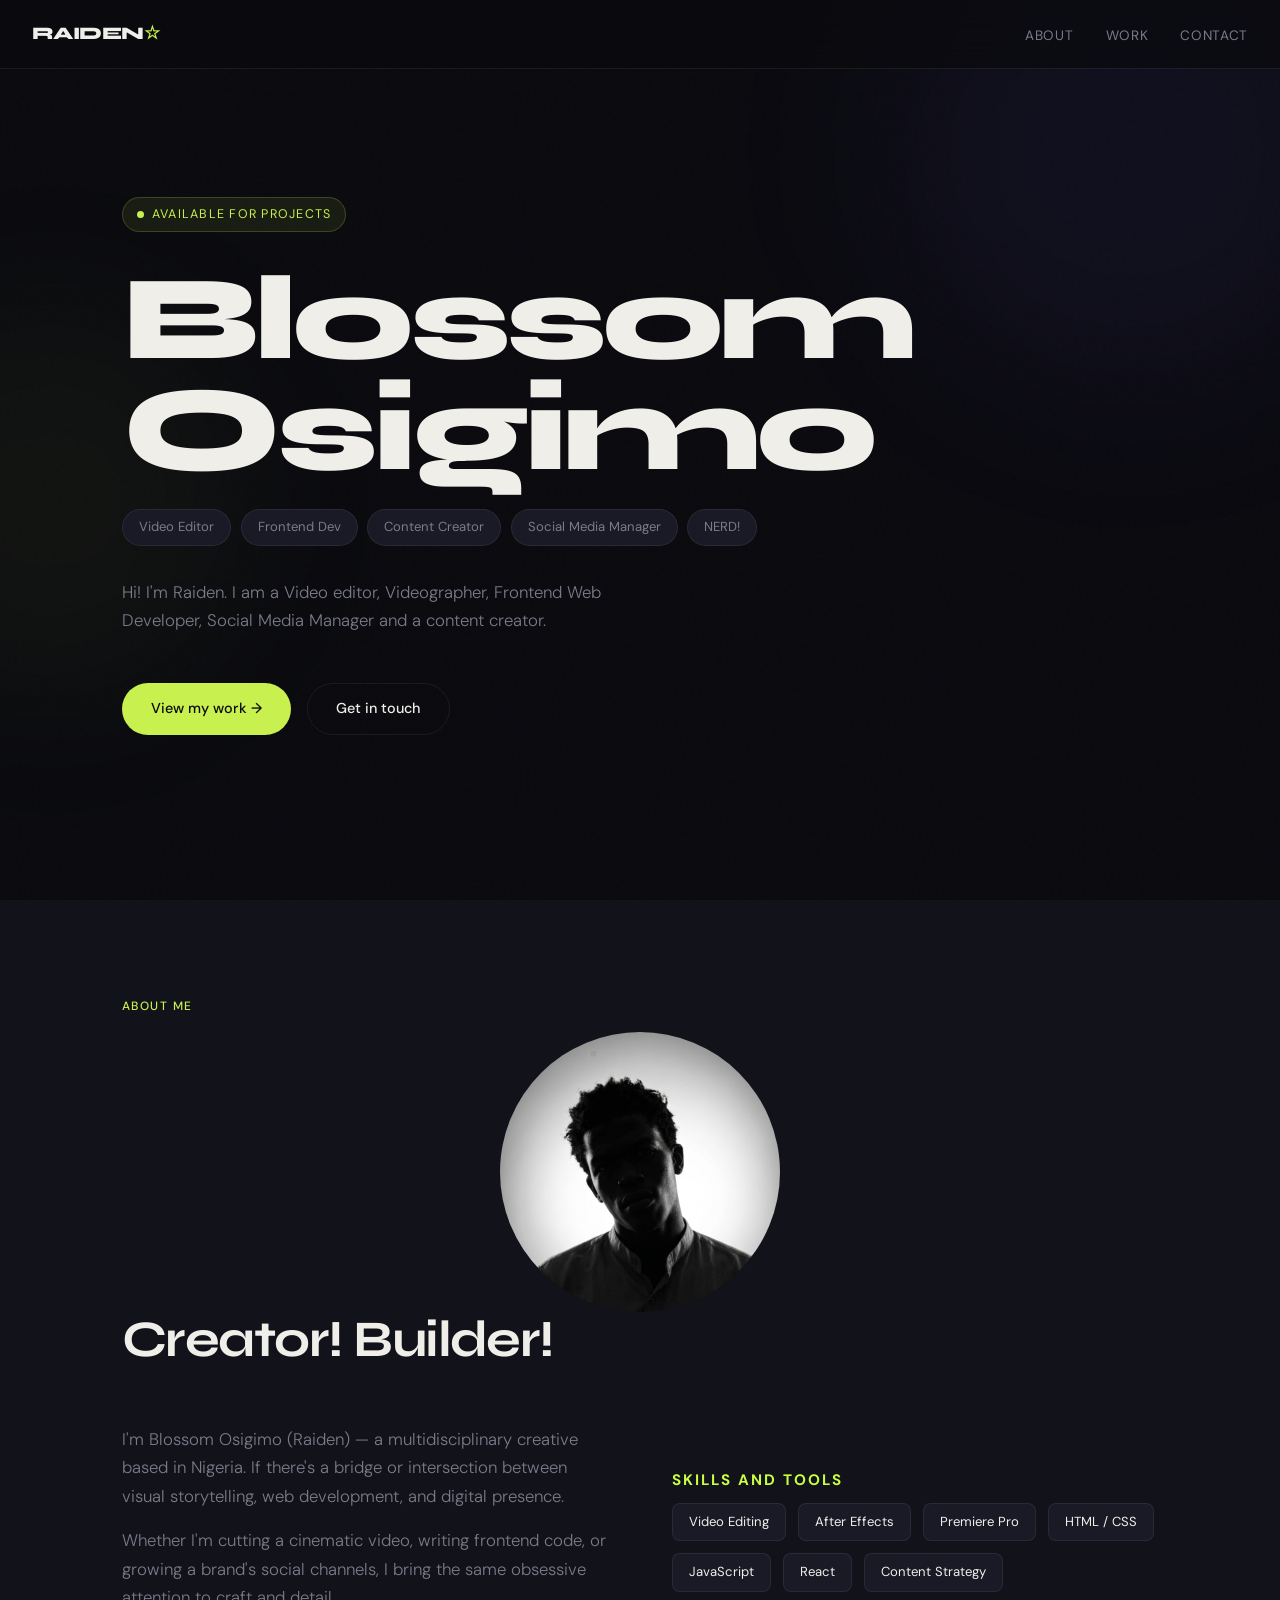
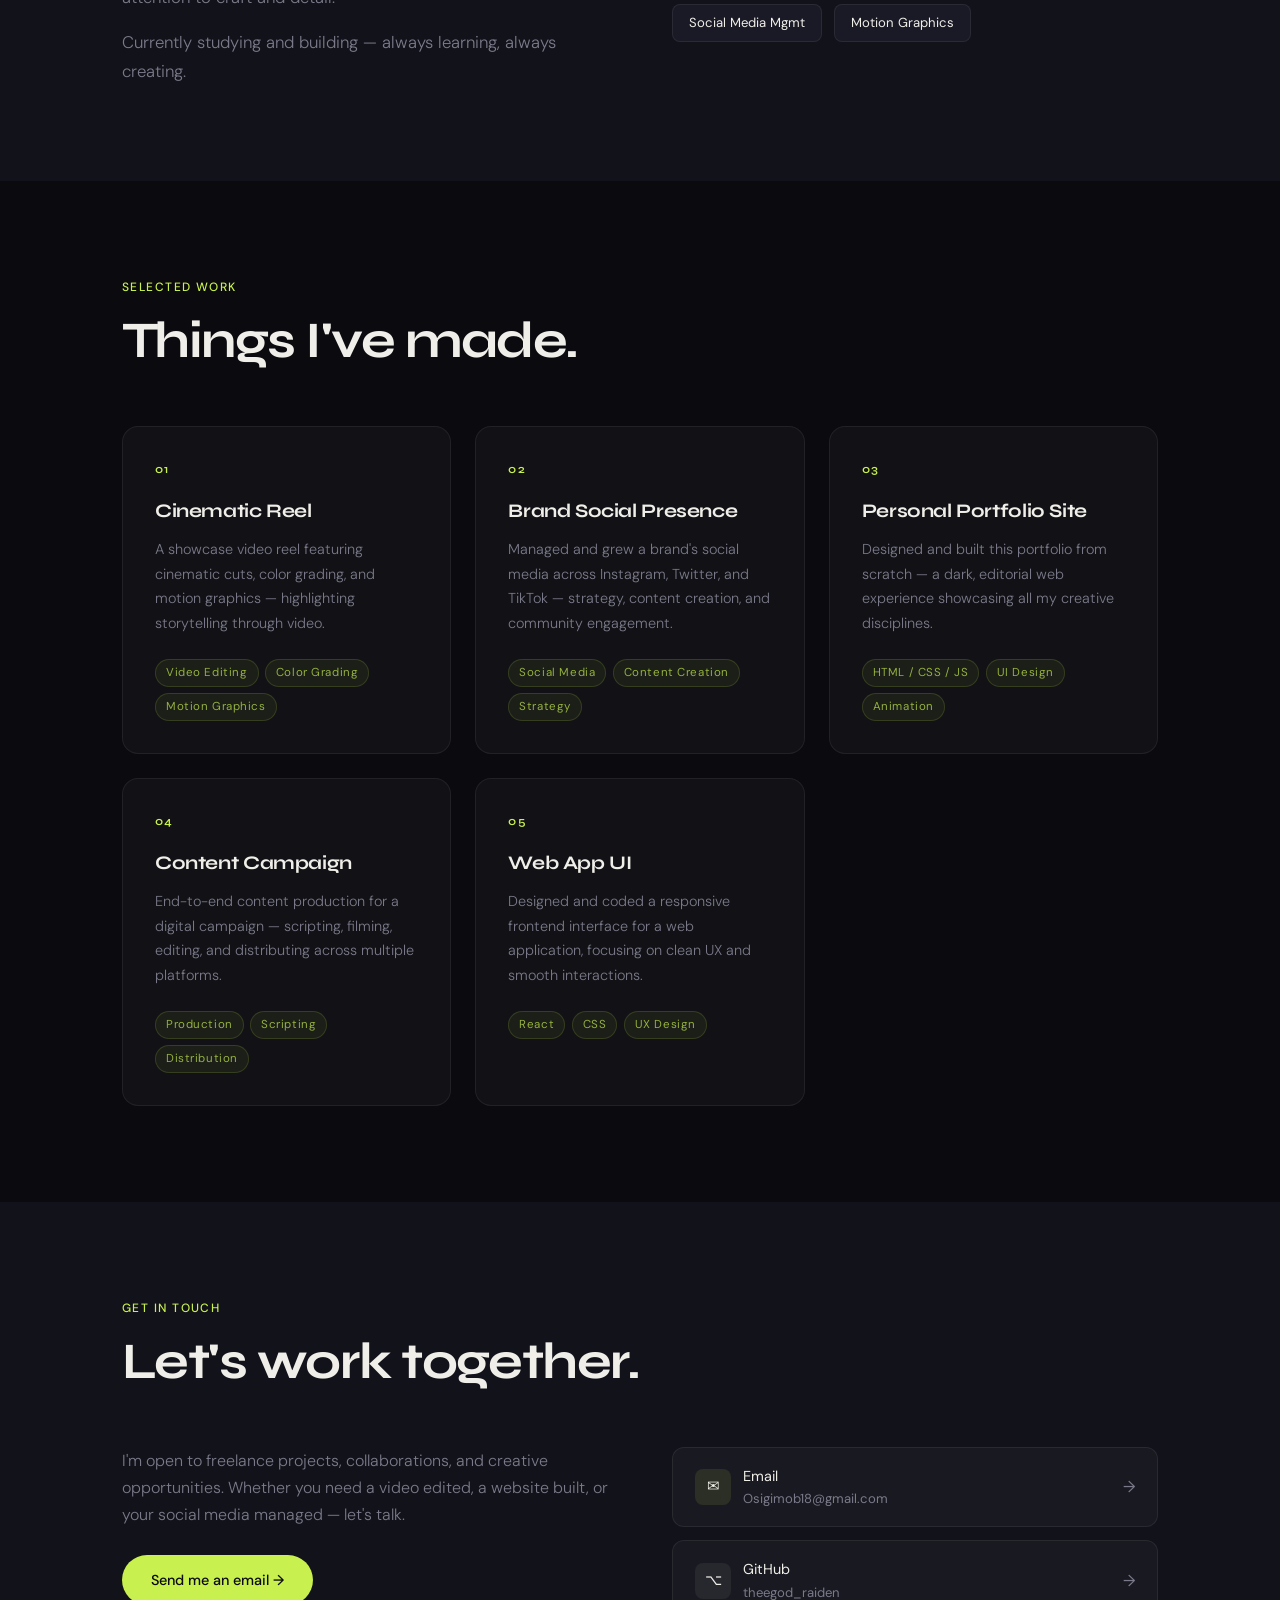
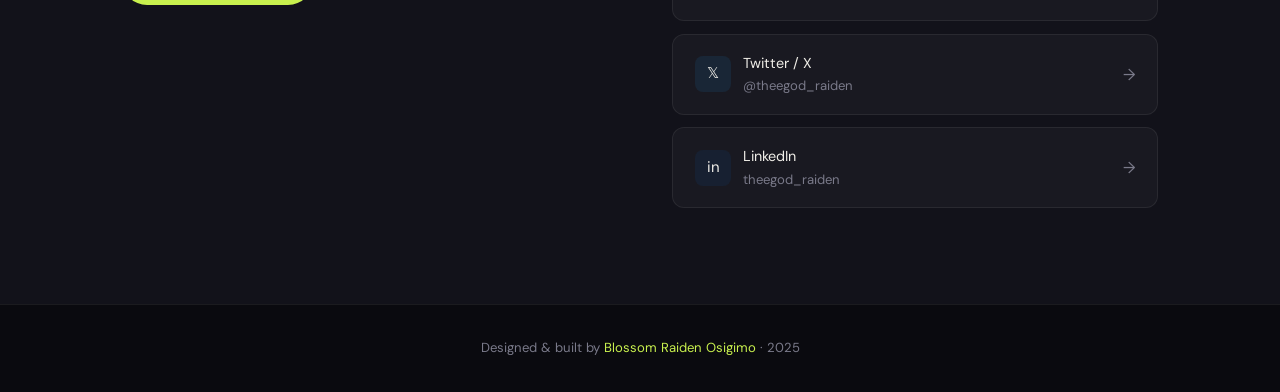
<file: index.html>
<!DOCTYPE html>
<html lang="en">
<head>
<meta charset="UTF-8" />
<meta name="viewport" content="width=device-width, initial-scale=1.0" />
<title>Blossom Osigimo — Portfolio</title>
<link href="https://fonts.googleapis.com/css2?family=Syne:wght@400;600;700;800&family=DM+Sans:ital,wght@0,300;0,400;0,500;1,300&display=swap" rel="stylesheet" />
<link href="styles.css" rel="stylesheet"/>
</head>
<body>

<div class="blob blob-1"></div>
<div class="blob blob-2"></div>

<!-- NAV -->
<nav>
  <a href="#hero" class="nav-logo">RAIDEN<span>☆</span></a>
  <ul class="nav-links">
    <li><a href="#about">About</a></li>
    <li><a href="#projects">Work</a></li>
    <li><a href="#contact">Contact</a></li>
  </ul>
</nav>

<!-- HERO -->
<section id="hero">
  <div class="hero-tag">Available for projects</div>
  <h1 class="hero-name">
    <span class="line1">Blossom</span><br>
    <span class="line1">Osigimo</span>
  </h1>
  <div class="hero-roles">
    <span class="role-pill">Video Editor</span>
    <span class="role-pill">Frontend Dev</span>
    <span class="role-pill">Content Creator</span>
    <span class="role-pill">Social Media Manager</span>
    <span class="role-pill">NERD!</span>
  </div>
  <p class="hero-bio">
    Hi! I'm Raiden.
    I am a Video editor, Videographer, Frontend Web Developer, Social Media Manager and a content creator.
  </p>
  <div class="hero-cta">
    <a href="#projects" class="btn btn-primary">View my work →</a>
    <a href="#contact" class="btn btn-ghost">Get in touch</a>
  </div>
</section>

<!-- ABOUT -->
<section id="about">
  <div class="section-wrap">
    <p class="section-label reveal">About me</p>
    <div class="about-right">
      <img src="headshot.jpg" alt="A headshot of Raiden" class="profile-img">
    </div>

    <h2 class="section-title reveal">Creator! Builder!</h2>
    <div class="about-grid">
      <div class="about-text reveal">
        <p>I'm Blossom Osigimo (Raiden) — a multidisciplinary creative based in Nigeria. If there's a bridge or intersection between visual storytelling, web development, and digital presence.</p>
        <p>Whether I'm cutting a cinematic video, writing frontend code, or growing a brand's social channels, I bring the same obsessive attention to craft and detail.</p>
        <p>Currently studying and building — always learning, always creating.</p>
      </div>
      <div class="skills-grid reveal">
        
      <p class="section-label1">Skills and Tools</p>
      
      <div class="skill-list">
        <span class="skill-tag">Video Editing</span>
        <span class="skill-tag">After Effects</span>
        <span class="skill-tag">Premiere Pro</span>
        <span class="skill-tag">HTML / CSS</span> 
        <span class="skill-tag">JavaScript</span>
        <span class="skill-tag">React</span>
        <span class="skill-tag">Content Strategy</span>
        <span class="skill-tag">Social Media Mgmt</span>
        <span class="skill-tag">Motion Graphics</span>
      </div>
      </div>
    </div>
  </div>
</section>

<!-- PROJECTS -->
<section id="projects">
  <div class="section-wrap">
    <p class="section-label reveal">Selected work</p>
    <h2 class="section-title reveal">Things I've made.</h2>
    <div class="projects-grid">

      <div class="project-card reveal">
        <div class="project-number">01</div>
        <h3 class="project-title">Cinematic Reel</h3>
        <p class="project-desc">A showcase video reel featuring cinematic cuts, color grading, and motion graphics — highlighting storytelling through video.</p>
        <div class="project-tags">
          <span class="project-tag">Video Editing</span>
          <span class="project-tag">Color Grading</span>
          <span class="project-tag">Motion Graphics</span>
        </div>
      </div>

      <div class="project-card reveal">
        <div class="project-number">02</div>
        <h3 class="project-title">Brand Social Presence</h3>
        <p class="project-desc">Managed and grew a brand's social media across Instagram, Twitter, and TikTok — strategy, content creation, and community engagement.</p>
        <div class="project-tags">
          <span class="project-tag">Social Media</span>
          <span class="project-tag">Content Creation</span>
          <span class="project-tag">Strategy</span>
        </div>
      </div>

      <div class="project-card reveal">
        <div class="project-number">03</div>
        <h3 class="project-title">Personal Portfolio Site</h3>
        <p class="project-desc">Designed and built this portfolio from scratch — a dark, editorial web experience showcasing all my creative disciplines.</p>
        <div class="project-tags">
          <span class="project-tag">HTML / CSS / JS</span>
          <span class="project-tag">UI Design</span>
          <span class="project-tag">Animation</span>
        </div>
      </div>

      <div class="project-card reveal">
        <div class="project-number">04</div>
        <h3 class="project-title">Content Campaign</h3>
        <p class="project-desc">End-to-end content production for a digital campaign — scripting, filming, editing, and distributing across multiple platforms.</p>
        <div class="project-tags">
          <span class="project-tag">Production</span>
          <span class="project-tag">Scripting</span>
          <span class="project-tag">Distribution</span>
        </div>
      </div>

      <div class="project-card reveal">
        <div class="project-number">05</div>
        <h3 class="project-title">Web App UI</h3>
        <p class="project-desc">Designed and coded a responsive frontend interface for a web application, focusing on clean UX and smooth interactions.</p>
        <div class="project-tags">
          <span class="project-tag">React</span>
          <span class="project-tag">CSS</span>
          <span class="project-tag">UX Design</span>
        </div>
      </div>

    </div>
  </div>
</section>

<!-- CONTACT -->
<section id="contact">
  <div class="section-wrap">
    <p class="section-label reveal">Get in touch</p>
    <h2 class="section-title reveal">Let's work together.</h2>
    <div class="contact-inner">
      <div class="contact-text reveal">
        <p>I'm open to freelance projects, collaborations, and creative opportunities. Whether you need a video edited, a website built, or your social media managed — let's talk.</p>
        <br>
        <a href="mailto:Osigimob18@gmail.com" class="btn btn-primary" style="width: fit-content;">Send me an email →</a>
      </div>
      <div class="social-links reveal">
        <a href="mailto:Osigimob18@gmail.com" class="social-link">
          <div class="s-left">
            <div class="social-icon icon-email">✉</div>
            <div>
              <div>Email</div>
              <div class="social-handle">Osigimob18@gmail.com</div>
            </div>
          </div>
          <span style="color: var(--muted); font-size: 1rem;">→</span>
        </a>
        <a href="https://github.com/theegod_raiden" target="_blank" class="social-link">
          <div class="s-left">
            <div class="social-icon icon-github">⌥</div>
            <div>
              <div>GitHub</div>
              <div class="social-handle">theegod_raiden</div>
            </div>
          </div>
          <span style="color: var(--muted); font-size: 1rem;">→</span>
        </a>
        <a href="https://twitter.com/theegod_raiden" target="_blank" class="social-link">
          <div class="s-left">
            <div class="social-icon icon-twitter">𝕏</div>
            <div>
              <div>Twitter / X</div>
              <div class="social-handle">@theegod_raiden</div>
            </div>
          </div>
          <span style="color: var(--muted); font-size: 1rem;">→</span>
        </a>
        <a href="https://linkedin.com/in/theegod_raiden" target="_blank" class="social-link">
          <div class="s-left">
            <div class="social-icon icon-linkedin">in</div>
            <div>
              <div>LinkedIn</div>
              <div class="social-handle">theegod_raiden</div>
            </div>
          </div>
          <span style="color: var(--muted); font-size: 1rem;">→</span>
        </a>
      </div>
    </div>
  </div>
</section>

<!-- FOOTER -->
<footer>
  Designed & built by <span>Blossom Raiden Osigimo</span> · 2025
</footer>

<script src="script.js"></script>

</body>
</html>
</file>
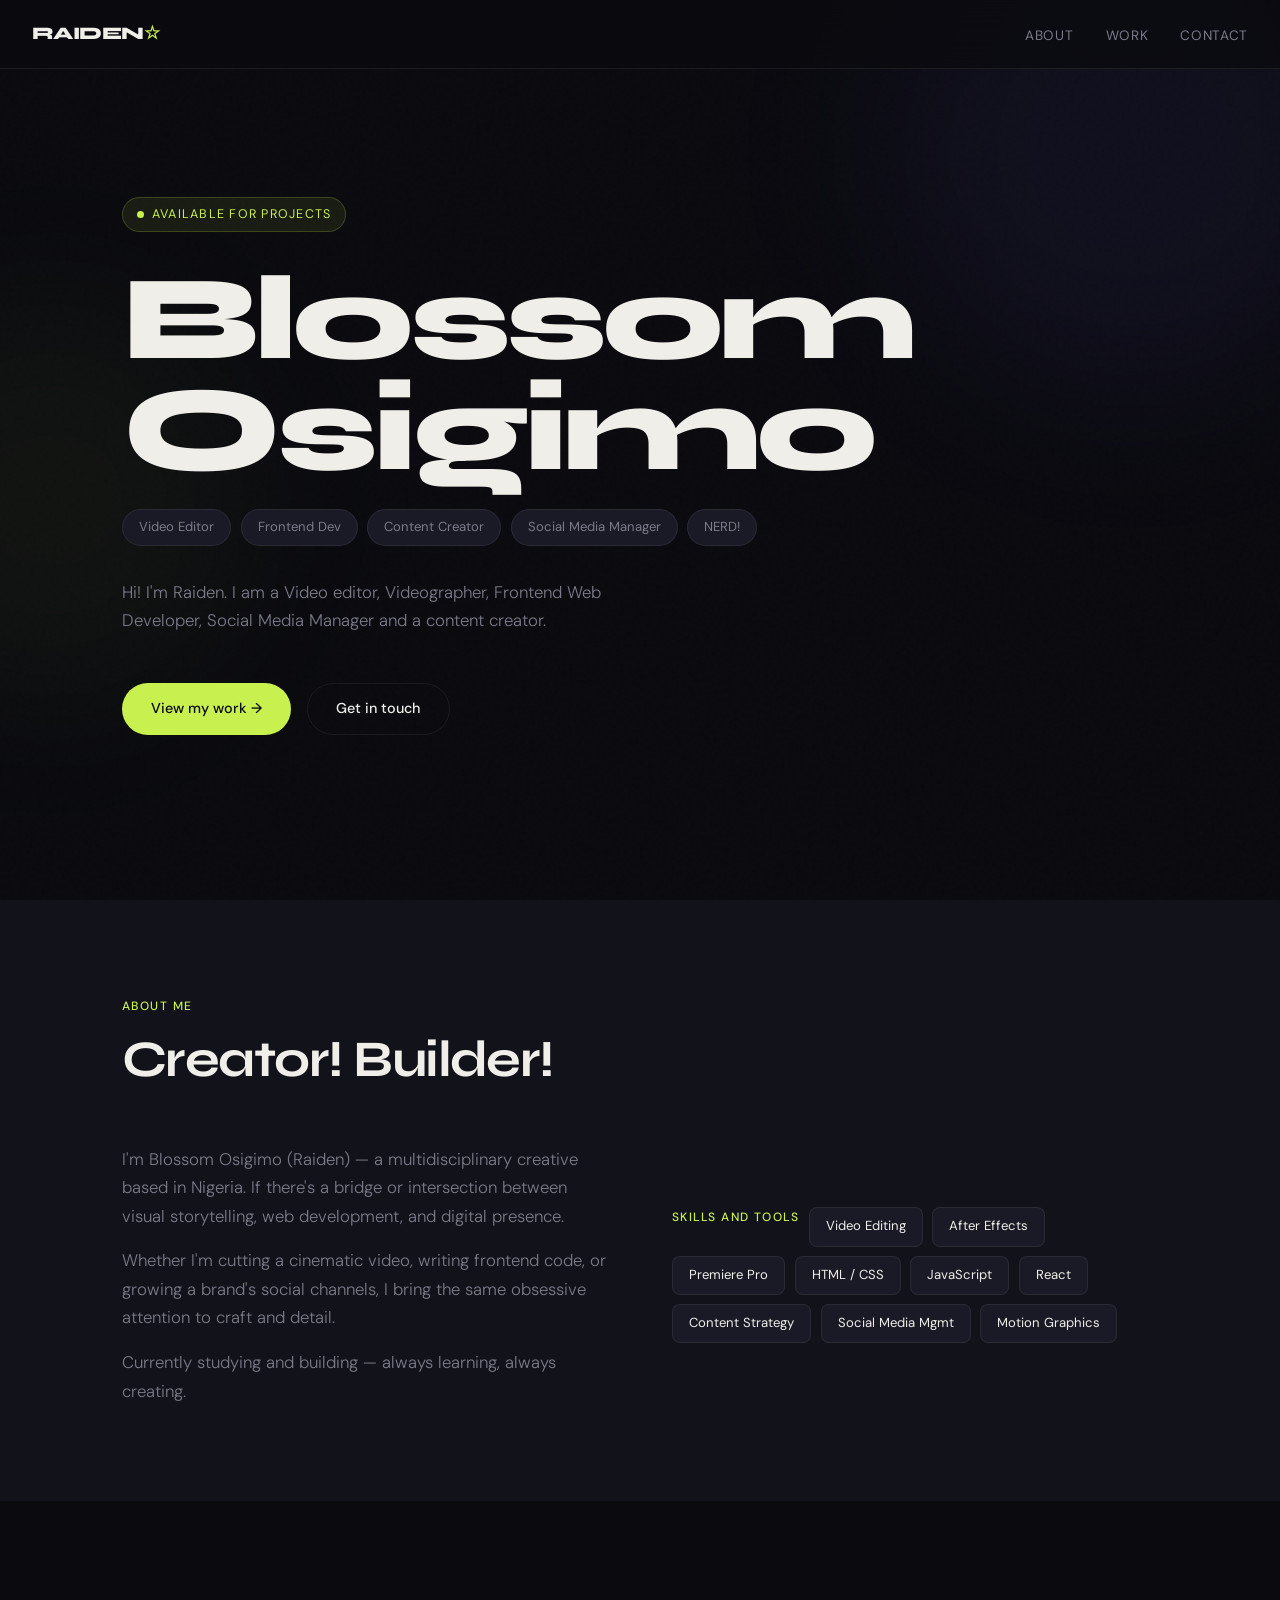
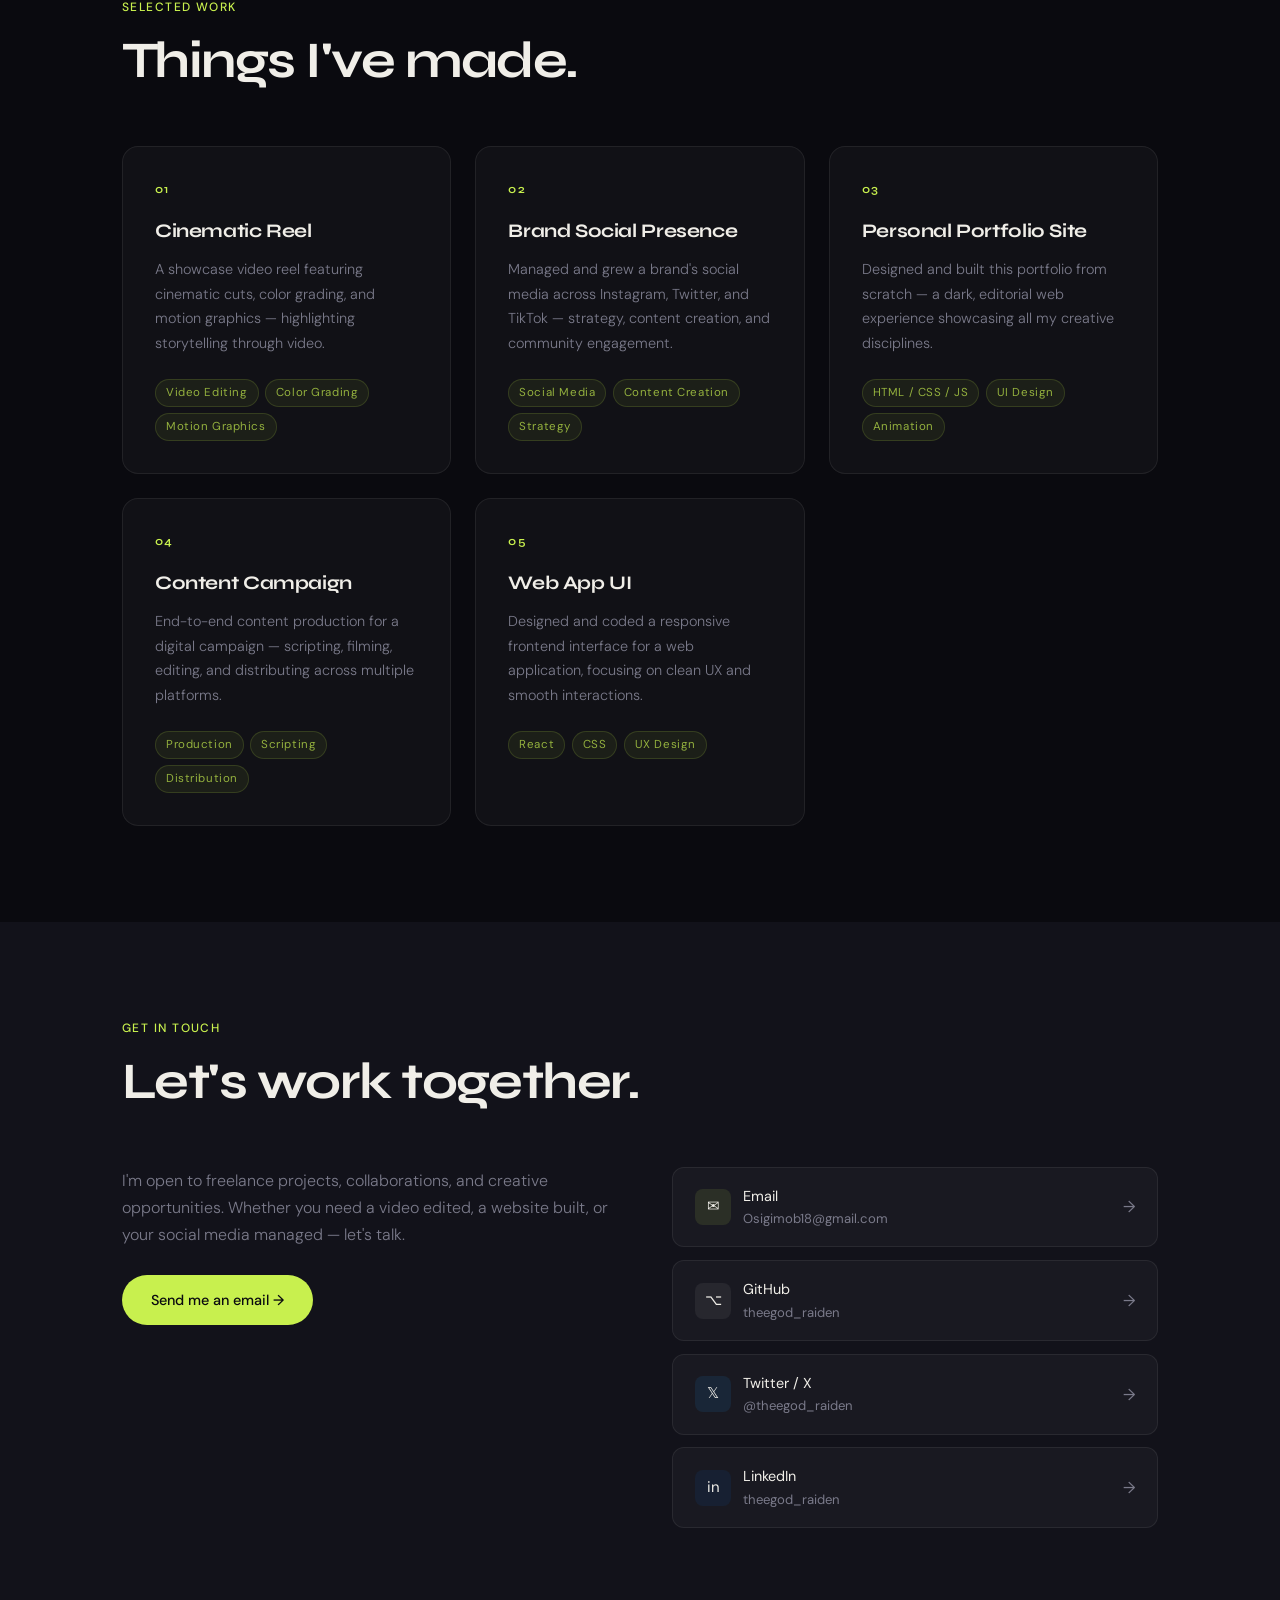
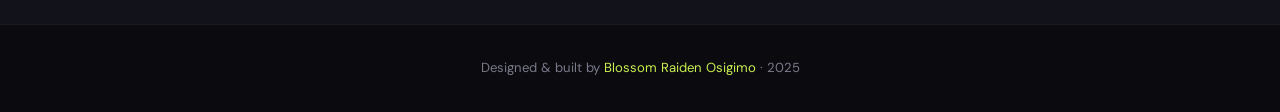
<file: index.html.html>
<!DOCTYPE html>
<html lang="en">
<head>
<meta charset="UTF-8" />
<meta name="viewport" content="width=device-width, initial-scale=1.0" />
<title>Blossom Osigimo — Portfolio</title>
<link href="https://fonts.googleapis.com/css2?family=Syne:wght@400;600;700;800&family=DM+Sans:ital,wght@0,300;0,400;0,500;1,300&display=swap" rel="stylesheet" />
<link href="raiden portfolio.css" rel="stylesheet"/>
</head>
<body>

<div class="blob blob-1"></div>
<div class="blob blob-2"></div>

<!-- NAV -->
<nav>
  <a href="#hero" class="nav-logo">RAIDEN<span>☆</span></a>
  <ul class="nav-links">
    <li><a href="#about">About</a></li>
    <li><a href="#projects">Work</a></li>
    <li><a href="#contact">Contact</a></li>
  </ul>
</nav>

<!-- HERO -->
<section id="hero">
  <div class="hero-tag">Available for projects</div>
  <h1 class="hero-name">
    <span class="line1">Blossom</span><br>
    <span class="line1">Osigimo</span>
  </h1>
  <div class="hero-roles">
    <span class="role-pill">Video Editor</span>
    <span class="role-pill">Frontend Dev</span>
    <span class="role-pill">Content Creator</span>
    <span class="role-pill">Social Media Manager</span>
    <span class="role-pill">NERD!</span>
  </div>
  <p class="hero-bio">
    Hi! I'm Raiden.
    I am a Video editor, Videographer, Frontend Web Developer, Social Media Manager and a content creator.
  </p>
  <div class="hero-cta">
    <a href="#projects" class="btn btn-primary">View my work →</a>
    <a href="#contact" class="btn btn-ghost">Get in touch</a>
  </div>
</section>

<!-- ABOUT -->
<section id="about">
  <div class="section-wrap">
    <p class="section-label reveal">About me</p>
    <h2 class="section-title reveal">Creator! Builder!</h2>
    <div class="about-grid">
      <div class="about-text reveal">
        <p>I'm Blossom Osigimo (Raiden) — a multidisciplinary creative based in Nigeria. If there's a bridge or intersection between visual storytelling, web development, and digital presence.</p>
        <p>Whether I'm cutting a cinematic video, writing frontend code, or growing a brand's social channels, I bring the same obsessive attention to craft and detail.</p>
        <p>Currently studying and building — always learning, always creating.</p>
      </div>
      <div class="skills-grid reveal">
        
      <p class="section-label" style="margin-bottom: 1.2rem;">Skills and Tools</p>
        <span class="skill-tag">Video Editing</span>
        <span class="skill-tag">After Effects</span>
        <span class="skill-tag">Premiere Pro</span>
        <span class="skill-tag">HTML / CSS</span>
        <span class="skill-tag">JavaScript</span>
        <span class="skill-tag">React</span>
        <span class="skill-tag">Content Strategy</span>
        <span class="skill-tag">Social Media Mgmt</span>
        <span class="skill-tag">Motion Graphics</span>
      </div>
    </div>
  </div>
</section>

<!-- PROJECTS -->
<section id="projects">
  <div class="section-wrap">
    <p class="section-label reveal">Selected work</p>
    <h2 class="section-title reveal">Things I've made.</h2>
    <div class="projects-grid">

      <div class="project-card reveal">
        <div class="project-number">01</div>
        <h3 class="project-title">Cinematic Reel</h3>
        <p class="project-desc">A showcase video reel featuring cinematic cuts, color grading, and motion graphics — highlighting storytelling through video.</p>
        <div class="project-tags">
          <span class="project-tag">Video Editing</span>
          <span class="project-tag">Color Grading</span>
          <span class="project-tag">Motion Graphics</span>
        </div>
      </div>

      <div class="project-card reveal">
        <div class="project-number">02</div>
        <h3 class="project-title">Brand Social Presence</h3>
        <p class="project-desc">Managed and grew a brand's social media across Instagram, Twitter, and TikTok — strategy, content creation, and community engagement.</p>
        <div class="project-tags">
          <span class="project-tag">Social Media</span>
          <span class="project-tag">Content Creation</span>
          <span class="project-tag">Strategy</span>
        </div>
      </div>

      <div class="project-card reveal">
        <div class="project-number">03</div>
        <h3 class="project-title">Personal Portfolio Site</h3>
        <p class="project-desc">Designed and built this portfolio from scratch — a dark, editorial web experience showcasing all my creative disciplines.</p>
        <div class="project-tags">
          <span class="project-tag">HTML / CSS / JS</span>
          <span class="project-tag">UI Design</span>
          <span class="project-tag">Animation</span>
        </div>
      </div>

      <div class="project-card reveal">
        <div class="project-number">04</div>
        <h3 class="project-title">Content Campaign</h3>
        <p class="project-desc">End-to-end content production for a digital campaign — scripting, filming, editing, and distributing across multiple platforms.</p>
        <div class="project-tags">
          <span class="project-tag">Production</span>
          <span class="project-tag">Scripting</span>
          <span class="project-tag">Distribution</span>
        </div>
      </div>

      <div class="project-card reveal">
        <div class="project-number">05</div>
        <h3 class="project-title">Web App UI</h3>
        <p class="project-desc">Designed and coded a responsive frontend interface for a web application, focusing on clean UX and smooth interactions.</p>
        <div class="project-tags">
          <span class="project-tag">React</span>
          <span class="project-tag">CSS</span>
          <span class="project-tag">UX Design</span>
        </div>
      </div>

    </div>
  </div>
</section>

<!-- CONTACT -->
<section id="contact">
  <div class="section-wrap">
    <p class="section-label reveal">Get in touch</p>
    <h2 class="section-title reveal">Let's work together.</h2>
    <div class="contact-inner">
      <div class="contact-text reveal">
        <p>I'm open to freelance projects, collaborations, and creative opportunities. Whether you need a video edited, a website built, or your social media managed — let's talk.</p>
        <br>
        <a href="mailto:Osigimob18@gmail.com" class="btn btn-primary" style="width: fit-content;">Send me an email →</a>
      </div>
      <div class="social-links reveal">
        <a href="mailto:Osigimob18@gmail.com" class="social-link">
          <div class="s-left">
            <div class="social-icon icon-email">✉</div>
            <div>
              <div>Email</div>
              <div class="social-handle">Osigimob18@gmail.com</div>
            </div>
          </div>
          <span style="color: var(--muted); font-size: 1rem;">→</span>
        </a>
        <a href="https://github.com/theegod_raiden" target="_blank" class="social-link">
          <div class="s-left">
            <div class="social-icon icon-github">⌥</div>
            <div>
              <div>GitHub</div>
              <div class="social-handle">theegod_raiden</div>
            </div>
          </div>
          <span style="color: var(--muted); font-size: 1rem;">→</span>
        </a>
        <a href="https://twitter.com/theegod_raiden" target="_blank" class="social-link">
          <div class="s-left">
            <div class="social-icon icon-twitter">𝕏</div>
            <div>
              <div>Twitter / X</div>
              <div class="social-handle">@theegod_raiden</div>
            </div>
          </div>
          <span style="color: var(--muted); font-size: 1rem;">→</span>
        </a>
        <a href="https://linkedin.com/in/theegod_raiden" target="_blank" class="social-link">
          <div class="s-left">
            <div class="social-icon icon-linkedin">in</div>
            <div>
              <div>LinkedIn</div>
              <div class="social-handle">theegod_raiden</div>
            </div>
          </div>
          <span style="color: var(--muted); font-size: 1rem;">→</span>
        </a>
      </div>
    </div>
  </div>
</section>

<!-- FOOTER -->
<footer>
  Designed & built by <span>Blossom Raiden Osigimo</span> · 2025
</footer>

<script>
  const reveals = document.querySelectorAll('.reveal');
  const observer = new IntersectionObserver((entries) => {
    entries.forEach((entry, i) => {
      if (entry.isIntersecting) {
        setTimeout(() => entry.target.classList.add('visible'), i * 80);
        observer.unobserve(entry.target);
      }
    });
  }, { threshold: 0.12 });
  reveals.forEach(el => observer.observe(el));
</script>

</body>
</html>
</file>
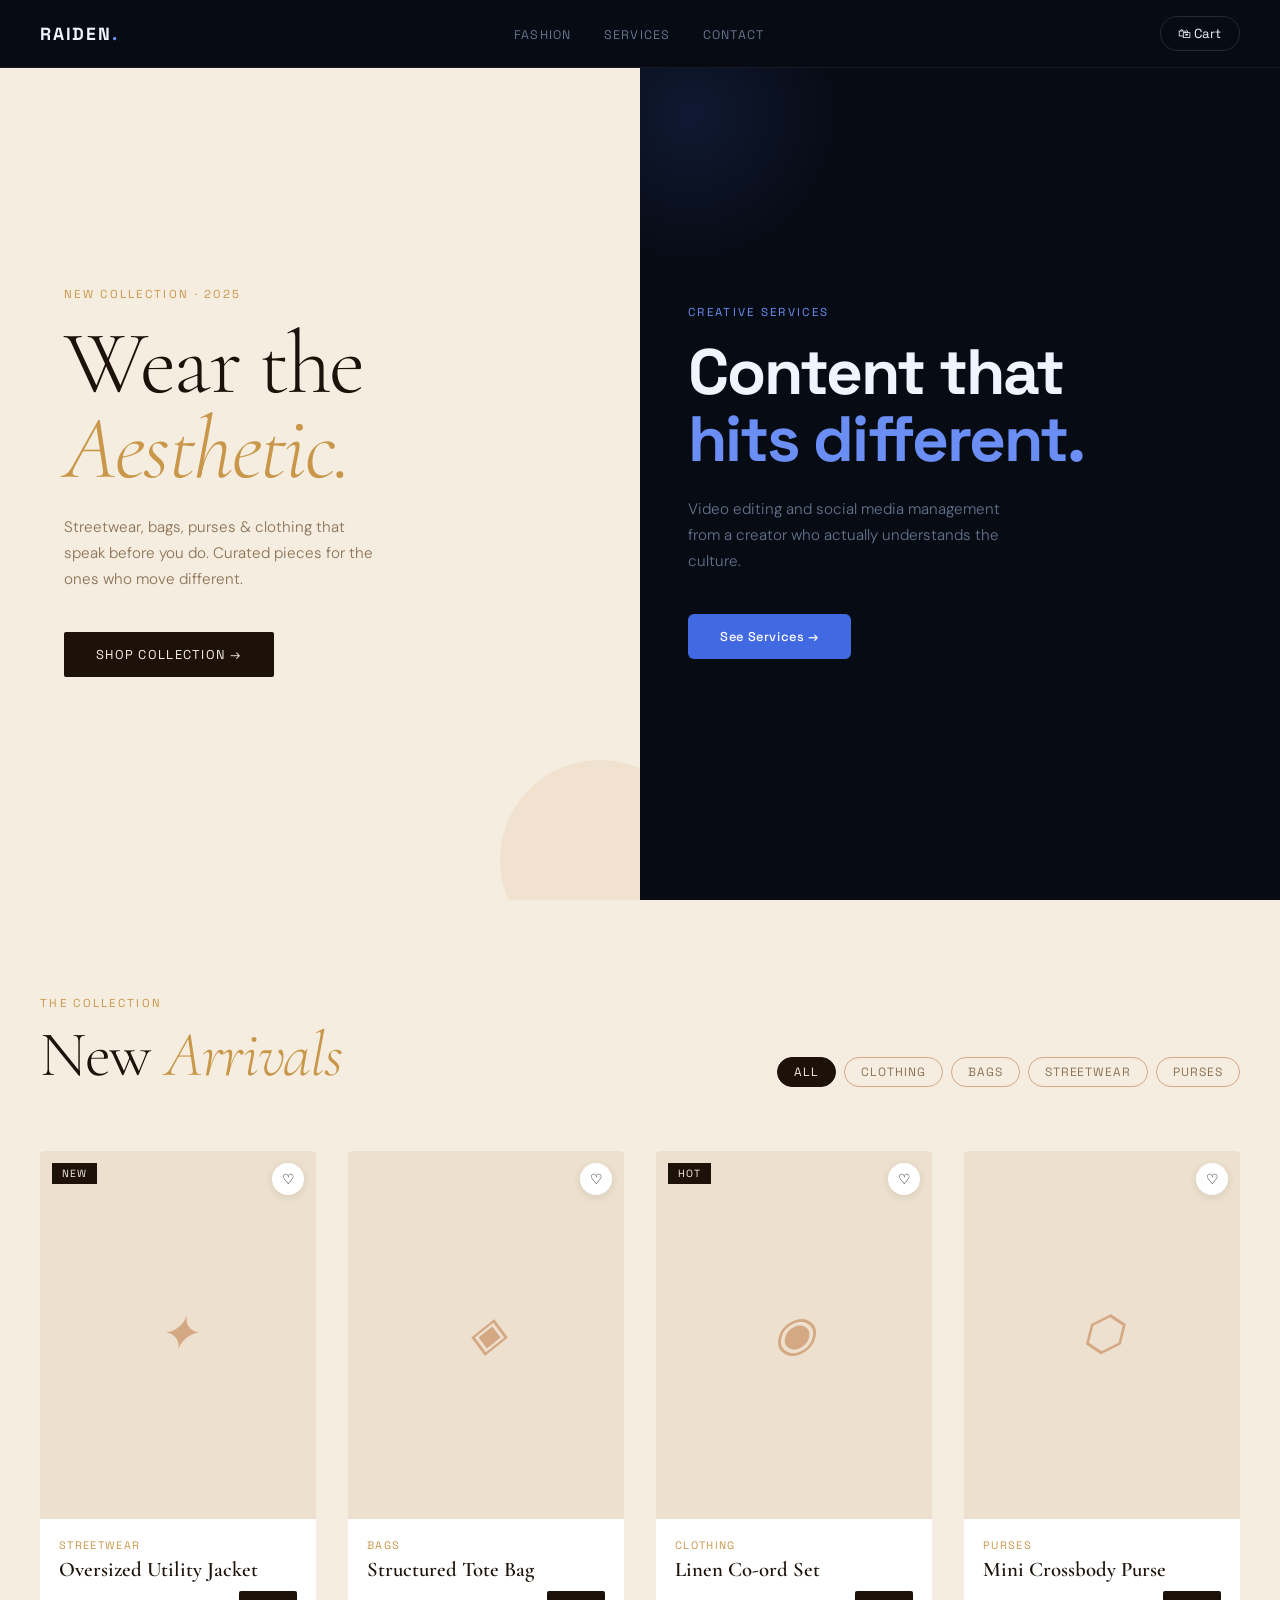
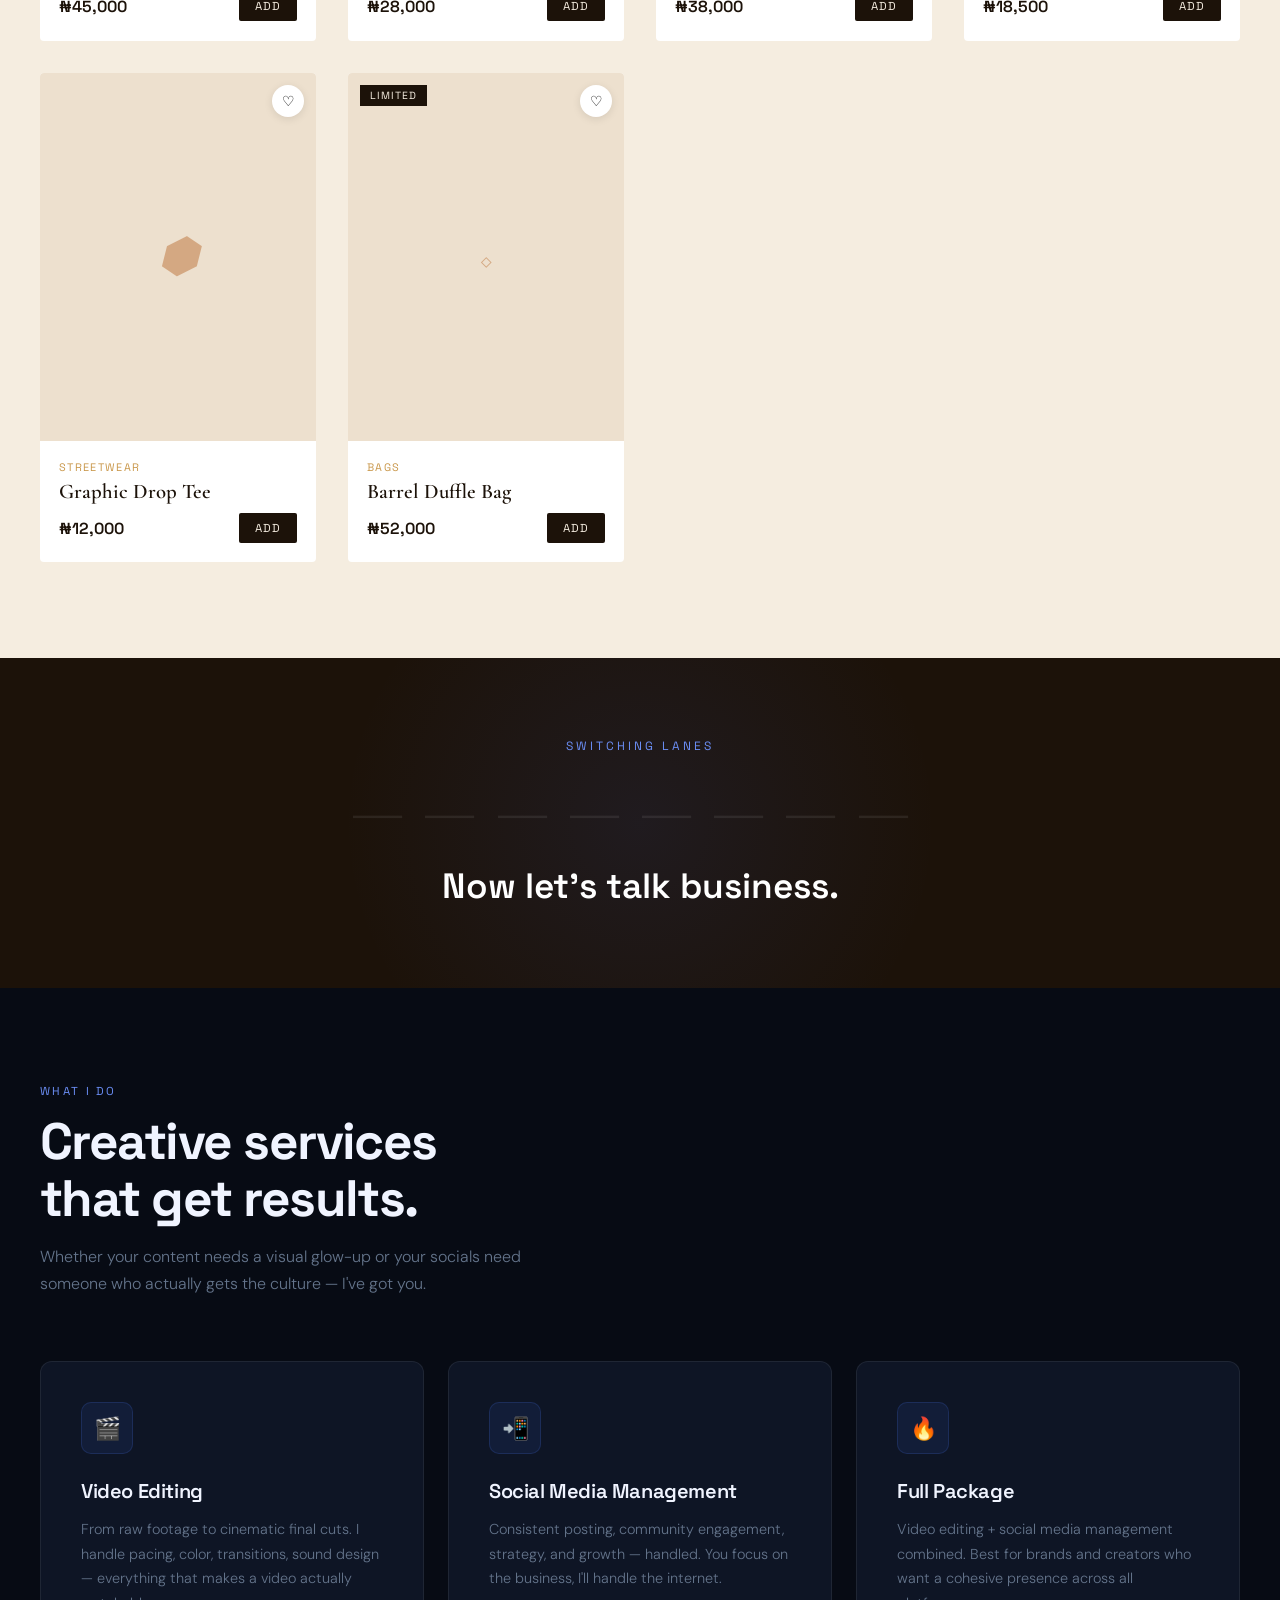
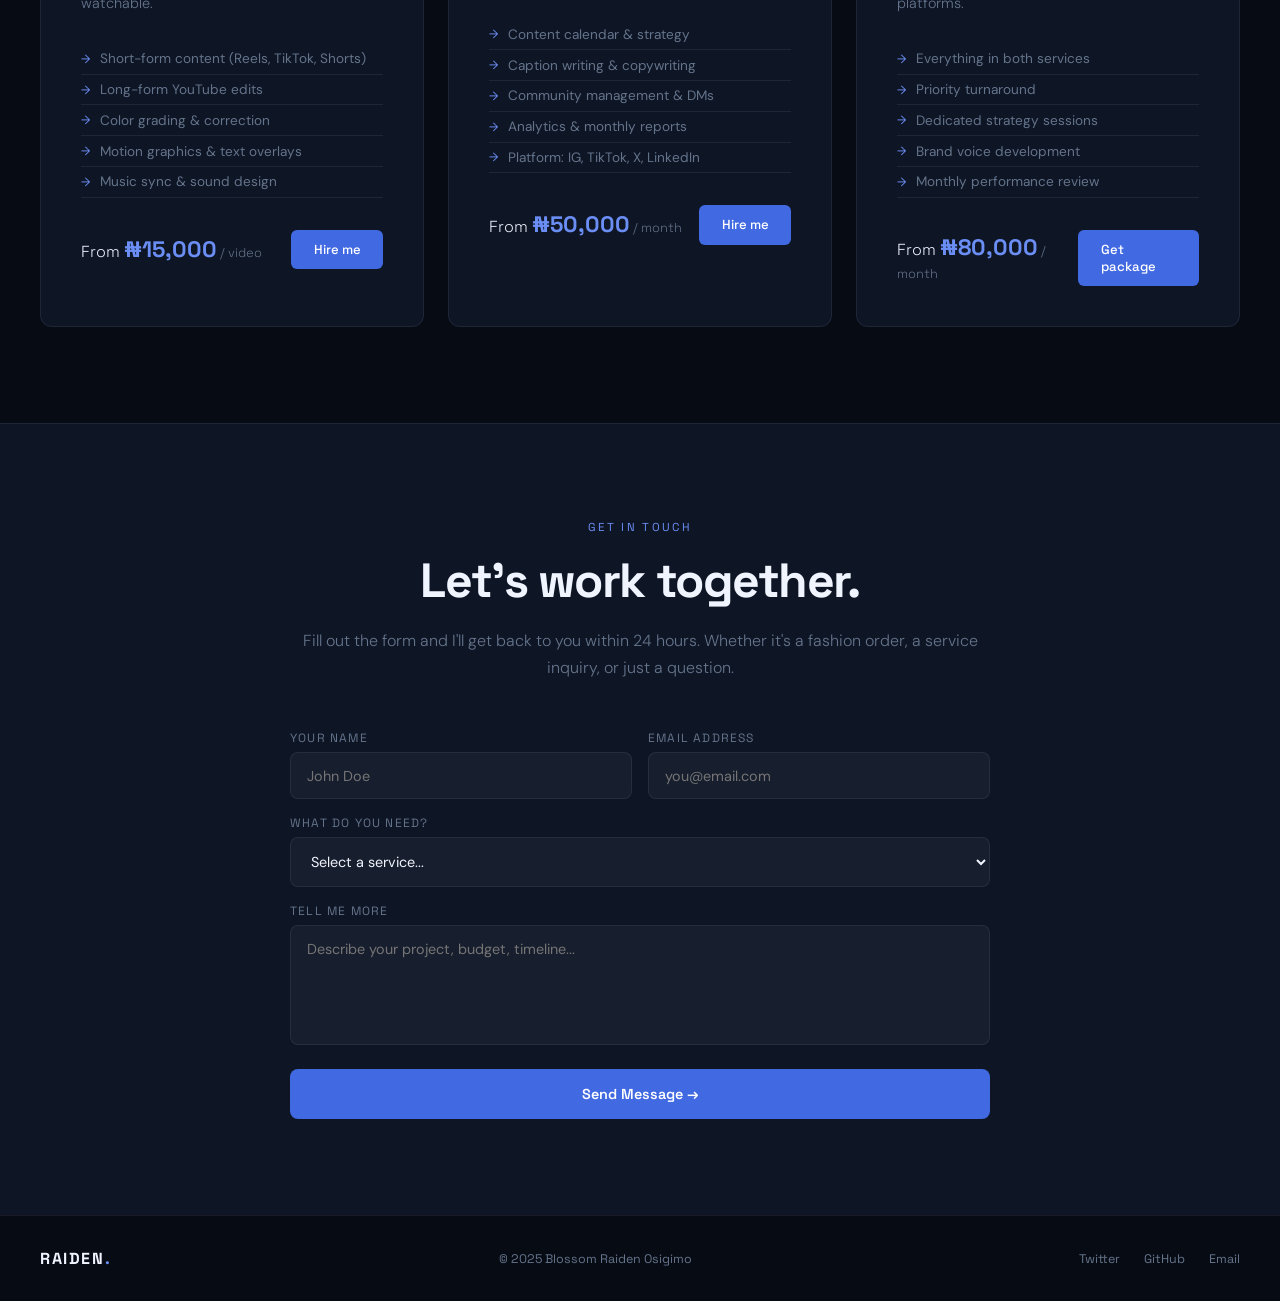
<file: store.html>
<!DOCTYPE html>
<html lang="en">
<head>
<meta charset="UTF-8"/>
<meta name="viewport" content="width=device-width, initial-scale=1.0"/>
<title>RAIDEN — Store</title>
<link href="https://fonts.googleapis.com/css2?family=Cormorant+Garamond:ital,wght@0,300;0,400;0,600;0,700;1,300;1,400&family=Space+Grotesk:wght@300;400;500;600;700&family=DM+Sans:wght@300;400;500&display=swap" rel="stylesheet"/>
<style>
*, *::before, *::after { box-sizing: border-box; margin: 0; padding: 0; }

:root {
  /* Fashion tokens */
  --f-bg: #F5EDE0;
  --f-bg2: #EDE0CE;
  --f-ink: #1C1209;
  --f-gold: #C9974A;
  --f-blush: #D4A882;
  --f-muted: #8B7355;

  /* Services tokens */
  --s-bg: #070B14;
  --s-bg2: #0E1525;
  --s-blue: #4169E1;
  --s-blue2: #6B8EF5;
  --s-text: #F0F4FF;
  --s-muted: #64748B;
  --s-border: rgba(255,255,255,0.07);

  /* Shared */
  --nav-bg: #070B14;
  --nav-text: #F0F4FF;
}

html { scroll-behavior: smooth; }
body { font-family: 'DM Sans', sans-serif; overflow-x: hidden; }

/* ── NAV ── */
nav {
  position: fixed; top: 0; left: 0; right: 0; z-index: 200;
  background: var(--nav-bg);
  display: flex; align-items: center; justify-content: space-between;
  padding: 1rem 2.5rem;
  border-bottom: 1px solid rgba(255,255,255,0.06);
}

.nav-logo {
  font-family: 'Space Grotesk', sans-serif;
  font-weight: 700; font-size: 1.1rem;
  color: var(--nav-text); text-decoration: none;
  letter-spacing: 0.1em;
}

.nav-logo span { color: var(--s-blue2); }

.nav-center {
  display: flex; gap: 2rem; list-style: none;
}

.nav-center a {
  font-family: 'Space Grotesk', sans-serif;
  font-size: 0.78rem; letter-spacing: 0.1em;
  text-transform: uppercase; color: var(--s-muted);
  text-decoration: none; transition: color 0.2s;
}

.nav-center a:hover { color: var(--nav-text); }

.nav-right { display: flex; align-items: center; gap: 1rem; }

.cart-btn {
  position: relative; background: none; border: 1px solid rgba(255,255,255,0.12);
  color: var(--nav-text); padding: 0.5rem 1.1rem;
  border-radius: 100px; font-family: 'Space Grotesk', sans-serif;
  font-size: 0.82rem; cursor: pointer; transition: all 0.2s;
  display: flex; align-items: center; gap: 8px;
}

.cart-btn:hover { border-color: var(--s-blue2); color: var(--s-blue2); }

.cart-count {
  background: var(--s-blue); color: white;
  font-size: 0.65rem; font-weight: 700;
  width: 18px; height: 18px; border-radius: 50%;
  display: flex; align-items: center; justify-content: center;
  display: none;
}

.cart-count.show { display: flex; }

/* ── HERO ── */
#hero {
  min-height: 100vh;
  background: var(--nav-bg);
  display: grid; grid-template-columns: 1fr 1fr;
  padding-top: 64px;
}

.hero-fashion {
  background: var(--f-bg);
  display: flex; flex-direction: column;
  justify-content: center; padding: 5rem 3rem 5rem 4rem;
  position: relative; overflow: hidden;
}

.hero-fashion::after {
  content: '';
  position: absolute; bottom: -60px; right: -60px;
  width: 200px; height: 200px;
  border-radius: 50%;
  background: var(--f-gold); opacity: 0.12;
}

.hero-eyebrow {
  font-family: 'Space Grotesk', sans-serif;
  font-size: 0.72rem; letter-spacing: 0.2em;
  text-transform: uppercase; color: var(--f-gold);
  margin-bottom: 1.2rem;
}

.hero-fashion h1 {
  font-family: 'Cormorant Garamond', serif;
  font-size: clamp(3.5rem, 7vw, 6rem);
  font-weight: 300; line-height: 0.95;
  color: var(--f-ink); margin-bottom: 1.5rem;
  letter-spacing: -0.02em;
}

.hero-fashion h1 em {
  font-style: italic; color: var(--f-gold);
}

.hero-fashion p {
  color: var(--f-muted); font-size: 0.95rem;
  font-weight: 300; max-width: 320px;
  margin-bottom: 2.5rem; line-height: 1.7;
}

.btn-fashion {
  display: inline-flex; align-items: center; gap: 10px;
  background: var(--f-ink); color: var(--f-bg);
  padding: 0.85rem 2rem; border-radius: 2px;
  font-family: 'Space Grotesk', sans-serif;
  font-size: 0.8rem; letter-spacing: 0.1em;
  text-transform: uppercase; text-decoration: none;
  transition: all 0.25s; width: fit-content;
}

.btn-fashion:hover { background: var(--f-gold); color: var(--f-ink); }

.hero-services {
  background: var(--s-bg);
  display: flex; flex-direction: column;
  justify-content: center; padding: 5rem 4rem 5rem 3rem;
  position: relative; overflow: hidden;
}

.hero-services::before {
  content: '';
  position: absolute; top: -100px; left: -100px;
  width: 300px; height: 300px; border-radius: 50%;
  background: radial-gradient(circle, rgba(65,105,225,0.15) 0%, transparent 70%);
}

.hero-services .hero-eyebrow { color: var(--s-blue2); }

.hero-services h1 {
  font-family: 'Space Grotesk', sans-serif;
  font-size: clamp(2.5rem, 5vw, 4.5rem);
  font-weight: 700; line-height: 1.05;
  color: var(--s-text); margin-bottom: 1.5rem;
  letter-spacing: -0.03em;
}

.hero-services h1 span { color: var(--s-blue2); }

.hero-services p {
  color: var(--s-muted); font-size: 0.95rem;
  font-weight: 300; max-width: 320px;
  margin-bottom: 2.5rem; line-height: 1.7;
}

.btn-services {
  display: inline-flex; align-items: center; gap: 10px;
  background: var(--s-blue); color: white;
  padding: 0.85rem 2rem; border-radius: 6px;
  font-family: 'Space Grotesk', sans-serif;
  font-size: 0.8rem; letter-spacing: 0.05em;
  text-decoration: none; transition: all 0.25s;
  width: fit-content; font-weight: 500;
}

.btn-services:hover { background: var(--s-blue2); transform: translateY(-2px); }

/* ── FASHION SECTION ── */
#fashion {
  background: var(--f-bg);
  padding: 6rem 2.5rem;
}

.fashion-header {
  display: flex; justify-content: space-between;
  align-items: flex-end; margin-bottom: 4rem;
  max-width: 1200px; margin-left: auto; margin-right: auto;
}

.fashion-header-left .section-eye {
  font-family: 'Space Grotesk', sans-serif;
  font-size: 0.72rem; letter-spacing: 0.2em;
  text-transform: uppercase; color: var(--f-gold);
  margin-bottom: 0.8rem; display: block;
}

.fashion-header-left h2 {
  font-family: 'Cormorant Garamond', serif;
  font-size: clamp(2.5rem, 5vw, 4rem);
  font-weight: 300; color: var(--f-ink);
  line-height: 1; letter-spacing: -0.02em;
}

.fashion-header-left h2 em { font-style: italic; color: var(--f-gold); }

.fashion-filter {
  display: flex; gap: 0.5rem; flex-wrap: wrap;
}

.filter-btn {
  background: none; border: 1px solid var(--f-blush);
  color: var(--f-muted); padding: 6px 16px;
  border-radius: 100px; font-family: 'Space Grotesk', sans-serif;
  font-size: 0.75rem; letter-spacing: 0.08em;
  text-transform: uppercase; cursor: pointer; transition: all 0.2s;
}

.filter-btn:hover, .filter-btn.active {
  background: var(--f-ink); border-color: var(--f-ink);
  color: var(--f-bg);
}

.products-grid {
  display: grid;
  grid-template-columns: repeat(auto-fill, minmax(260px, 1fr));
  gap: 2rem; max-width: 1200px; margin: 0 auto;
}

.product-card {
  background: white; border-radius: 4px;
  overflow: hidden; transition: transform 0.3s, box-shadow 0.3s;
  cursor: pointer;
}

.product-card:hover {
  transform: translateY(-6px);
  box-shadow: 0 20px 40px rgba(28,18,9,0.12);
}

.product-img {
  width: 100%; aspect-ratio: 3/4;
  background: var(--f-bg2);
  position: relative; overflow: hidden;
  display: flex; align-items: center; justify-content: center;
}

.product-placeholder {
  font-family: 'Cormorant Garamond', serif;
  font-size: 3rem; color: var(--f-blush); font-style: italic;
}

.product-tag-badge {
  position: absolute; top: 12px; left: 12px;
  background: var(--f-ink); color: var(--f-bg);
  font-family: 'Space Grotesk', sans-serif;
  font-size: 0.65rem; letter-spacing: 0.1em;
  text-transform: uppercase; padding: 4px 10px;
}

.product-wishlist {
  position: absolute; top: 12px; right: 12px;
  background: white; border: none; width: 32px; height: 32px;
  border-radius: 50%; cursor: pointer; font-size: 14px;
  display: flex; align-items: center; justify-content: center;
  transition: all 0.2s; box-shadow: 0 2px 8px rgba(0,0,0,0.1);
}

.product-wishlist:hover { transform: scale(1.1); }
.product-wishlist.liked { color: #e53e3e; }

.product-info { padding: 1.2rem; }

.product-category {
  font-family: 'Space Grotesk', sans-serif;
  font-size: 0.68rem; letter-spacing: 0.12em;
  text-transform: uppercase; color: var(--f-gold);
  margin-bottom: 0.3rem;
}

.product-name {
  font-family: 'Cormorant Garamond', serif;
  font-size: 1.3rem; font-weight: 600;
  color: var(--f-ink); margin-bottom: 0.6rem;
}

.product-bottom {
  display: flex; justify-content: space-between; align-items: center;
}

.product-price {
  font-family: 'Space Grotesk', sans-serif;
  font-size: 1rem; font-weight: 600; color: var(--f-ink);
}

.add-to-cart {
  background: var(--f-ink); color: var(--f-bg);
  border: none; padding: 8px 16px; border-radius: 2px;
  font-family: 'Space Grotesk', sans-serif;
  font-size: 0.72rem; letter-spacing: 0.08em;
  text-transform: uppercase; cursor: pointer;
  transition: all 0.2s;
}

.add-to-cart:hover { background: var(--f-gold); color: var(--f-ink); }

/* ── DIVIDER ── */
.section-divider {
  background: var(--f-ink);
  padding: 5rem 2.5rem;
  text-align: center; position: relative; overflow: hidden;
}

.section-divider::before {
  content: '';
  position: absolute; top: 50%; left: 50%; transform: translate(-50%, -50%);
  width: 600px; height: 600px; border-radius: 50%;
  background: radial-gradient(circle, rgba(65,105,225,0.1) 0%, transparent 70%);
}

.divider-text {
  font-family: 'Cormorant Garamond', serif;
  font-size: clamp(2rem, 5vw, 4rem);
  color: rgba(255,255,255,0.08);
  letter-spacing: 0.3em; text-transform: uppercase;
  position: relative; z-index: 1;
}

.divider-label {
  font-family: 'Space Grotesk', sans-serif;
  font-size: 0.75rem; letter-spacing: 0.25em;
  text-transform: uppercase; color: var(--s-blue2);
  margin-bottom: 1rem; display: block;
  position: relative; z-index: 1;
}

.divider-headline {
  font-family: 'Space Grotesk', sans-serif;
  font-size: clamp(1.5rem, 3vw, 2.2rem);
  color: white; font-weight: 600;
  position: relative; z-index: 1; margin-top: 1rem;
}

/* ── SERVICES SECTION ── */
#services {
  background: var(--s-bg);
  padding: 6rem 2.5rem;
}

.services-header {
  max-width: 1200px; margin: 0 auto 4rem;
}

.services-eye {
  font-family: 'Space Grotesk', sans-serif;
  font-size: 0.72rem; letter-spacing: 0.2em;
  text-transform: uppercase; color: var(--s-blue2);
  display: block; margin-bottom: 1rem;
}

.services-header h2 {
  font-family: 'Space Grotesk', sans-serif;
  font-size: clamp(2rem, 4vw, 3.2rem);
  font-weight: 700; color: var(--s-text);
  letter-spacing: -0.03em; line-height: 1.1;
  margin-bottom: 1rem;
}

.services-header p {
  color: var(--s-muted); font-size: 1rem;
  font-weight: 300; max-width: 500px; line-height: 1.7;
}

.services-grid {
  display: grid; grid-template-columns: repeat(auto-fill, minmax(320px, 1fr));
  gap: 1.5rem; max-width: 1200px; margin: 0 auto;
}

.service-card {
  background: var(--s-bg2);
  border: 1px solid var(--s-border);
  border-radius: 12px; padding: 2.5rem;
  transition: all 0.3s; position: relative; overflow: hidden;
}

.service-card::before {
  content: '';
  position: absolute; top: 0; left: 0; right: 0; height: 2px;
  background: linear-gradient(90deg, var(--s-blue), var(--s-blue2));
  transform: scaleX(0); transform-origin: left; transition: transform 0.3s;
}

.service-card:hover {
  border-color: rgba(65,105,225,0.3);
  transform: translateY(-4px);
}

.service-card:hover::before { transform: scaleX(1); }

.service-icon {
  width: 52px; height: 52px; border-radius: 10px;
  background: rgba(65,105,225,0.1);
  border: 1px solid rgba(65,105,225,0.2);
  display: flex; align-items: center; justify-content: center;
  font-size: 22px; margin-bottom: 1.5rem;
}

.service-card h3 {
  font-family: 'Space Grotesk', sans-serif;
  font-size: 1.25rem; font-weight: 600;
  color: var(--s-text); margin-bottom: 0.8rem;
  letter-spacing: -0.02em;
}

.service-card p {
  color: var(--s-muted); font-size: 0.9rem;
  font-weight: 300; line-height: 1.7; margin-bottom: 1.8rem;
}

.service-features {
  list-style: none; margin-bottom: 2rem;
}

.service-features li {
  color: var(--s-muted); font-size: 0.85rem;
  padding: 0.4rem 0; display: flex; align-items: center; gap: 10px;
  border-bottom: 1px solid var(--s-border);
}

.service-features li::before {
  content: '→'; color: var(--s-blue2); font-size: 0.75rem;
}

.service-bottom {
  display: flex; justify-content: space-between; align-items: center;
}

.service-price {
  font-family: 'Space Grotesk', sans-serif;
  color: var(--s-text); font-weight: 300;
}

.service-price strong {
  font-size: 1.4rem; font-weight: 700; color: var(--s-blue2);
}

.service-price span { font-size: 0.8rem; color: var(--s-muted); }

.btn-hire {
  background: var(--s-blue); color: white;
  border: none; padding: 0.7rem 1.4rem;
  border-radius: 6px; font-family: 'Space Grotesk', sans-serif;
  font-size: 0.82rem; font-weight: 500;
  cursor: pointer; transition: all 0.2s;
  text-decoration: none; display: inline-block;
}

.btn-hire:hover { background: var(--s-blue2); transform: translateY(-1px); }

/* ── CONTACT ── */
#contact {
  background: var(--s-bg2);
  padding: 6rem 2.5rem;
  border-top: 1px solid var(--s-border);
}

.contact-wrap {
  max-width: 700px; margin: 0 auto; text-align: center;
}

.contact-wrap .services-eye { text-align: center; display: block; }

.contact-wrap h2 {
  font-family: 'Space Grotesk', sans-serif;
  font-size: clamp(2rem, 4vw, 3rem);
  font-weight: 700; color: var(--s-text);
  letter-spacing: -0.03em; margin-bottom: 1rem;
}

.contact-wrap p {
  color: var(--s-muted); margin-bottom: 3rem;
  font-weight: 300; line-height: 1.7;
}

.contact-form {
  display: flex; flex-direction: column; gap: 1rem; text-align: left;
}

.form-row { display: grid; grid-template-columns: 1fr 1fr; gap: 1rem; }

.form-group { display: flex; flex-direction: column; gap: 0.4rem; }

.form-group label {
  font-family: 'Space Grotesk', sans-serif;
  font-size: 0.75rem; letter-spacing: 0.1em;
  text-transform: uppercase; color: var(--s-muted);
}

.form-group input, .form-group select, .form-group textarea {
  background: rgba(255,255,255,0.04);
  border: 1px solid var(--s-border);
  border-radius: 8px; padding: 0.85rem 1rem;
  color: var(--s-text); font-family: 'DM Sans', sans-serif;
  font-size: 0.9rem; transition: border-color 0.2s;
  outline: none;
}

.form-group input:focus, .form-group select:focus, .form-group textarea:focus {
  border-color: rgba(65,105,225,0.5);
}

.form-group select option { background: var(--s-bg2); }
.form-group textarea { resize: none; height: 120px; }

.btn-submit {
  background: var(--s-blue); color: white;
  border: none; padding: 1rem 2rem;
  border-radius: 8px; font-family: 'Space Grotesk', sans-serif;
  font-size: 0.9rem; font-weight: 600;
  cursor: pointer; transition: all 0.25s;
  margin-top: 0.5rem;
}

.btn-submit:hover { background: var(--s-blue2); transform: translateY(-2px); }

/* ── FOOTER ── */
footer {
  background: var(--nav-bg);
  border-top: 1px solid var(--s-border);
  padding: 2rem 2.5rem;
  display: flex; justify-content: space-between; align-items: center;
}

.footer-logo {
  font-family: 'Space Grotesk', sans-serif;
  font-weight: 700; color: var(--s-text);
  font-size: 1rem; letter-spacing: 0.1em;
}

.footer-logo span { color: var(--s-blue2); }

footer p {
  font-family: 'Space Grotesk', sans-serif;
  font-size: 0.78rem; color: var(--s-muted);
}

.footer-links { display: flex; gap: 1.5rem; }
.footer-links a {
  font-family: 'Space Grotesk', sans-serif;
  font-size: 0.78rem; color: var(--s-muted);
  text-decoration: none; transition: color 0.2s;
}
.footer-links a:hover { color: var(--s-text); }

/* ── CART SIDEBAR ── */
.cart-overlay {
  position: fixed; inset: 0; background: rgba(0,0,0,0.6);
  z-index: 300; opacity: 0; pointer-events: none;
  transition: opacity 0.3s;
}

.cart-overlay.open { opacity: 1; pointer-events: all; }

.cart-sidebar {
  position: fixed; top: 0; right: -420px; bottom: 0;
  width: 420px; max-width: 100vw;
  background: var(--s-bg2); z-index: 301;
  transition: right 0.35s cubic-bezier(0.4,0,0.2,1);
  display: flex; flex-direction: column;
  border-left: 1px solid var(--s-border);
}

.cart-sidebar.open { right: 0; }

.cart-head {
  display: flex; justify-content: space-between; align-items: center;
  padding: 1.5rem 1.8rem;
  border-bottom: 1px solid var(--s-border);
}

.cart-head h3 {
  font-family: 'Space Grotesk', sans-serif;
  font-weight: 600; color: var(--s-text); font-size: 1rem;
  letter-spacing: 0.05em; text-transform: uppercase;
}

.cart-close {
  background: none; border: 1px solid var(--s-border);
  color: var(--s-muted); width: 34px; height: 34px;
  border-radius: 50%; cursor: pointer; font-size: 1rem;
  display: flex; align-items: center; justify-content: center;
  transition: all 0.2s;
}

.cart-close:hover { border-color: var(--s-text); color: var(--s-text); }

.cart-items { flex: 1; overflow-y: auto; padding: 1.5rem 1.8rem; }

.cart-empty {
  text-align: center; padding: 4rem 0;
  font-family: 'Space Grotesk', sans-serif;
  color: var(--s-muted); font-size: 0.9rem;
}

.cart-empty .empty-icon { font-size: 2.5rem; margin-bottom: 1rem; display: block; }

.cart-item {
  display: flex; gap: 1rem; padding: 1rem 0;
  border-bottom: 1px solid var(--s-border);
}

.cart-item-img {
  width: 70px; height: 85px; border-radius: 4px;
  background: var(--f-bg2);
  display: flex; align-items: center; justify-content: center;
  font-family: 'Cormorant Garamond', serif;
  font-size: 1.5rem; color: var(--f-blush); font-style: italic;
  flex-shrink: 0;
}

.cart-item-info { flex: 1; }

.cart-item-name {
  font-family: 'Cormorant Garamond', serif;
  font-size: 1.05rem; color: var(--s-text);
  margin-bottom: 0.2rem;
}

.cart-item-cat {
  font-family: 'Space Grotesk', sans-serif;
  font-size: 0.7rem; color: var(--f-gold);
  letter-spacing: 0.08em; text-transform: uppercase;
  margin-bottom: 0.6rem;
}

.cart-item-bottom {
  display: flex; align-items: center; justify-content: space-between;
}

.cart-item-price {
  font-family: 'Space Grotesk', sans-serif;
  font-weight: 600; color: var(--s-text); font-size: 0.9rem;
}

.cart-item-remove {
  background: none; border: none; color: var(--s-muted);
  font-size: 0.75rem; cursor: pointer; font-family: 'Space Grotesk', sans-serif;
  letter-spacing: 0.05em; transition: color 0.2s;
}

.cart-item-remove:hover { color: #e53e3e; }

.cart-footer {
  padding: 1.5rem 1.8rem;
  border-top: 1px solid var(--s-border);
}

.cart-total {
  display: flex; justify-content: space-between; align-items: center;
  margin-bottom: 1rem;
}

.cart-total span {
  font-family: 'Space Grotesk', sans-serif;
  font-size: 0.8rem; letter-spacing: 0.1em;
  text-transform: uppercase; color: var(--s-muted);
}

.cart-total strong {
  font-family: 'Space Grotesk', sans-serif;
  font-size: 1.3rem; font-weight: 700; color: var(--s-text);
}

.btn-checkout {
  width: 100%; background: var(--f-gold); color: var(--f-ink);
  border: none; padding: 1rem;
  font-family: 'Space Grotesk', sans-serif;
  font-size: 0.85rem; font-weight: 700;
  letter-spacing: 0.1em; text-transform: uppercase;
  border-radius: 4px; cursor: pointer; transition: all 0.2s;
}

.btn-checkout:hover { background: #d4a84f; }

/* ── TOAST ── */
.toast {
  position: fixed; bottom: 2rem; left: 50%;
  transform: translateX(-50%) translateY(20px);
  background: var(--f-ink); color: var(--f-bg);
  padding: 0.75rem 1.6rem; border-radius: 100px;
  font-family: 'Space Grotesk', sans-serif;
  font-size: 0.82rem; font-weight: 500;
  opacity: 0; transition: all 0.3s; z-index: 999;
  pointer-events: none; white-space: nowrap;
}

.toast.show {
  opacity: 1; transform: translateX(-50%) translateY(0);
}

/* ── REVEAL ── */
.reveal { opacity: 0; transform: translateY(24px); transition: opacity 0.7s ease, transform 0.7s ease; }
.reveal.visible { opacity: 1; transform: translateY(0); }

/* ── RESPONSIVE ── */
@media (max-width: 768px) {
  #hero { grid-template-columns: 1fr; }
  .hero-fashion, .hero-services { padding: 4rem 2rem; min-height: 50vh; }
  .fashion-header { flex-direction: column; align-items: flex-start; gap: 1.5rem; }
  .form-row { grid-template-columns: 1fr; }
  footer { flex-direction: column; gap: 1rem; text-align: center; }
  .nav-center { display: none; }
  .cart-sidebar { width: 100vw; }
}
</style>
</head>
<body>

<!-- NAV -->
<nav>
  <a href="#hero" class="nav-logo">RAIDEN<span>.</span></a>
  <ul class="nav-center">
    <li><a href="#fashion">Fashion</a></li>
    <li><a href="#services">Services</a></li>
    <li><a href="#contact">Contact</a></li>
  </ul>
  <div class="nav-right">
    <button class="cart-btn" id="cartBtn">
      🛍 Cart
      <span class="cart-count" id="cartCount">0</span>
    </button>
  </div>
</nav>

<!-- HERO -->
<section id="hero">
  <div class="hero-fashion">
    <span class="hero-eyebrow">New Collection · 2025</span>
    <h1>Wear the<br><em>Aesthetic.</em></h1>
    <p>Streetwear, bags, purses & clothing that speak before you do. Curated pieces for the ones who move different.</p>
    <a href="#fashion" class="btn-fashion">Shop Collection →</a>
  </div>
  <div class="hero-services">
    <span class="hero-eyebrow">Creative Services</span>
    <h1>Content that<br><span>hits different.</span></h1>
    <p>Video editing and social media management from a creator who actually understands the culture.</p>
    <a href="#services" class="btn-services">See Services →</a>
  </div>
</section>

<!-- FASHION -->
<section id="fashion">
  <div class="fashion-header reveal">
    <div class="fashion-header-left">
      <span class="section-eye">The Collection</span>
      <h2>New <em>Arrivals</em></h2>
    </div>
    <div class="fashion-filter">
      <button class="filter-btn active" data-filter="all">All</button>
      <button class="filter-btn" data-filter="clothing">Clothing</button>
      <button class="filter-btn" data-filter="bags">Bags</button>
      <button class="filter-btn" data-filter="streetwear">Streetwear</button>
      <button class="filter-btn" data-filter="purses">Purses</button>
    </div>
  </div>

  <div class="products-grid" id="productsGrid">

    <div class="product-card reveal" data-category="streetwear">
      <div class="product-img">
        <span class="product-placeholder">✦</span>
        <span class="product-tag-badge">New</span>
        <button class="product-wishlist" aria-label="Wishlist">♡</button>
      </div>
      <div class="product-info">
        <div class="product-category">Streetwear</div>
        <div class="product-name">Oversized Utility Jacket</div>
        <div class="product-bottom">
          <span class="product-price">₦45,000</span>
          <button class="add-to-cart" data-name="Oversized Utility Jacket" data-price="45000" data-category="Streetwear">Add</button>
        </div>
      </div>
    </div>

    <div class="product-card reveal" data-category="bags">
      <div class="product-img">
        <span class="product-placeholder">◈</span>
        <button class="product-wishlist" aria-label="Wishlist">♡</button>
      </div>
      <div class="product-info">
        <div class="product-category">Bags</div>
        <div class="product-name">Structured Tote Bag</div>
        <div class="product-bottom">
          <span class="product-price">₦28,000</span>
          <button class="add-to-cart" data-name="Structured Tote Bag" data-price="28000" data-category="Bags">Add</button>
        </div>
      </div>
    </div>

    <div class="product-card reveal" data-category="clothing">
      <div class="product-img">
        <span class="product-placeholder">◉</span>
        <span class="product-tag-badge">Hot</span>
        <button class="product-wishlist" aria-label="Wishlist">♡</button>
      </div>
      <div class="product-info">
        <div class="product-category">Clothing</div>
        <div class="product-name">Linen Co-ord Set</div>
        <div class="product-bottom">
          <span class="product-price">₦38,000</span>
          <button class="add-to-cart" data-name="Linen Co-ord Set" data-price="38000" data-category="Clothing">Add</button>
        </div>
      </div>
    </div>

    <div class="product-card reveal" data-category="purses">
      <div class="product-img">
        <span class="product-placeholder">⬡</span>
        <button class="product-wishlist" aria-label="Wishlist">♡</button>
      </div>
      <div class="product-info">
        <div class="product-category">Purses</div>
        <div class="product-name">Mini Crossbody Purse</div>
        <div class="product-bottom">
          <span class="product-price">₦18,500</span>
          <button class="add-to-cart" data-name="Mini Crossbody Purse" data-price="18500" data-category="Purses">Add</button>
        </div>
      </div>
    </div>

    <div class="product-card reveal" data-category="streetwear">
      <div class="product-img">
        <span class="product-placeholder">⬢</span>
        <button class="product-wishlist" aria-label="Wishlist">♡</button>
      </div>
      <div class="product-info">
        <div class="product-category">Streetwear</div>
        <div class="product-name">Graphic Drop Tee</div>
        <div class="product-bottom">
          <span class="product-price">₦12,000</span>
          <button class="add-to-cart" data-name="Graphic Drop Tee" data-price="12000" data-category="Streetwear">Add</button>
        </div>
      </div>
    </div>

    <div class="product-card reveal" data-category="bags">
      <div class="product-img">
        <span class="product-placeholder">◇</span>
        <span class="product-tag-badge">Limited</span>
        <button class="product-wishlist" aria-label="Wishlist">♡</button>
      </div>
      <div class="product-info">
        <div class="product-category">Bags</div>
        <div class="product-name">Barrel Duffle Bag</div>
        <div class="product-bottom">
          <span class="product-price">₦52,000</span>
          <button class="add-to-cart" data-name="Barrel Duffle Bag" data-price="52000" data-category="Bags">Add</button>
        </div>
      </div>
    </div>

  </div>
</section>

<!-- DIVIDER -->
<div class="section-divider">
  <span class="divider-label">Switching lanes</span>
  <div class="divider-text">————————</div>
  <div class="divider-headline">Now let's talk business.</div>
</div>

<!-- SERVICES -->
<section id="services">
  <div class="services-header reveal">
    <span class="services-eye">What I do</span>
    <h2>Creative services<br>that get results.</h2>
    <p>Whether your content needs a visual glow-up or your socials need someone who actually gets the culture — I've got you.</p>
  </div>

  <div class="services-grid">

    <div class="service-card reveal">
      <div class="service-icon">🎬</div>
      <h3>Video Editing</h3>
      <p>From raw footage to cinematic final cuts. I handle pacing, color, transitions, sound design — everything that makes a video actually watchable.</p>
      <ul class="service-features">
        <li>Short-form content (Reels, TikTok, Shorts)</li>
        <li>Long-form YouTube edits</li>
        <li>Color grading & correction</li>
        <li>Motion graphics & text overlays</li>
        <li>Music sync & sound design</li>
      </ul>
      <div class="service-bottom">
        <div class="service-price">
          From <strong>₦15,000</strong><span> / video</span>
        </div>
        <a href="#contact" class="btn-hire">Hire me</a>
      </div>
    </div>

    <div class="service-card reveal">
      <div class="service-icon">📲</div>
      <h3>Social Media Management</h3>
      <p>Consistent posting, community engagement, strategy, and growth — handled. You focus on the business, I'll handle the internet.</p>
      <ul class="service-features">
        <li>Content calendar & strategy</li>
        <li>Caption writing & copywriting</li>
        <li>Community management & DMs</li>
        <li>Analytics & monthly reports</li>
        <li>Platform: IG, TikTok, X, LinkedIn</li>
      </ul>
      <div class="service-bottom">
        <div class="service-price">
          From <strong>₦50,000</strong><span> / month</span>
        </div>
        <a href="#contact" class="btn-hire">Hire me</a>
      </div>
    </div>

    <div class="service-card reveal">
      <div class="service-icon">🔥</div>
      <h3>Full Package</h3>
      <p>Video editing + social media management combined. Best for brands and creators who want a cohesive presence across all platforms.</p>
      <ul class="service-features">
        <li>Everything in both services</li>
        <li>Priority turnaround</li>
        <li>Dedicated strategy sessions</li>
        <li>Brand voice development</li>
        <li>Monthly performance review</li>
      </ul>
      <div class="service-bottom">
        <div class="service-price">
          From <strong>₦80,000</strong><span> / month</span>
        </div>
        <a href="#contact" class="btn-hire">Get package</a>
      </div>
    </div>

  </div>
</section>

<!-- CONTACT -->
<section id="contact">
  <div class="contact-wrap">
    <span class="services-eye">Get in touch</span>
    <h2>Let's work together.</h2>
    <p>Fill out the form and I'll get back to you within 24 hours. Whether it's a fashion order, a service inquiry, or just a question.</p>
    <div class="contact-form">
      <div class="form-row">
        <div class="form-group">
          <label>Your name</label>
          <input type="text" placeholder="John Doe" id="contactName"/>
        </div>
        <div class="form-group">
          <label>Email address</label>
          <input type="email" placeholder="you@email.com" id="contactEmail"/>
        </div>
      </div>
      <div class="form-group">
        <label>What do you need?</label>
        <select id="contactService">
          <option value="">Select a service...</option>
          <option value="video">Video Editing</option>
          <option value="social">Social Media Management</option>
          <option value="package">Full Package</option>
          <option value="fashion">Fashion / Product Inquiry</option>
          <option value="other">Something else</option>
        </select>
      </div>
      <div class="form-group">
        <label>Tell me more</label>
        <textarea placeholder="Describe your project, budget, timeline..." id="contactMessage"></textarea>
      </div>
      <button class="btn-submit" id="contactSubmit">Send Message →</button>
    </div>
  </div>
</section>

<!-- FOOTER -->
<footer>
  <div class="footer-logo">RAIDEN<span>.</span></div>
  <p>© 2025 Blossom Raiden Osigimo</p>
  <div class="footer-links">
    <a href="https://twitter.com/theegod_raiden" target="_blank">Twitter</a>
    <a href="https://github.com/theegod-raiden" target="_blank">GitHub</a>
    <a href="mailto:Osigimob18@gmail.com">Email</a>
  </div>
</footer>

<!-- CART SIDEBAR -->
<div class="cart-overlay" id="cartOverlay"></div>
<div class="cart-sidebar" id="cartSidebar">
  <div class="cart-head">
    <h3>Your Cart</h3>
    <button class="cart-close" id="cartClose">✕</button>
  </div>
  <div class="cart-items" id="cartItems">
    <div class="cart-empty">
      <span class="empty-icon">🛍</span>
      <p>Your cart is empty.<br>Add something fly.</p>
    </div>
  </div>
  <div class="cart-footer">
    <div class="cart-total">
      <span>Total</span>
      <strong id="cartTotal">₦0</strong>
    </div>
    <button class="btn-checkout">Checkout →</button>
  </div>
</div>

<!-- TOAST -->
<div class="toast" id="toast"></div>

<script>
// ─── CART STATE ───
let cart = [];

function showToast(msg) {
  const t = document.getElementById('toast');
  t.textContent = msg;
  t.classList.add('show');
  setTimeout(() => t.classList.remove('show'), 2500);
}

function updateCartUI() {
  const count = cart.length;
  const countEl = document.getElementById('cartCount');
  countEl.textContent = count;
  count > 0 ? countEl.classList.add('show') : countEl.classList.remove('show');

  const total = cart.reduce((sum, item) => sum + item.price, 0);
  document.getElementById('cartTotal').textContent = `₦${total.toLocaleString()}`;

  const itemsEl = document.getElementById('cartItems');
  if (cart.length === 0) {
    itemsEl.innerHTML = `<div class="cart-empty"><span class="empty-icon">🛍</span><p>Your cart is empty.<br>Add something fly.</p></div>`;
    return;
  }

  itemsEl.innerHTML = cart.map((item, i) => `
    <div class="cart-item">
      <div class="cart-item-img">${item.name[0]}</div>
      <div class="cart-item-info">
        <div class="cart-item-name">${item.name}</div>
        <div class="cart-item-cat">${item.category}</div>
        <div class="cart-item-bottom">
          <span class="cart-item-price">₦${item.price.toLocaleString()}</span>
          <button class="cart-item-remove" onclick="removeFromCart(${i})">Remove</button>
        </div>
      </div>
    </div>
  `).join('');
}

function removeFromCart(i) {
  const removed = cart.splice(i, 1)[0];
  updateCartUI();
  showToast(`Removed "${removed.name}"`);
}

// ─── ADD TO CART ───
document.querySelectorAll('.add-to-cart').forEach(btn => {
  btn.addEventListener('click', () => {
    cart.push({
      name: btn.dataset.name,
      price: parseInt(btn.dataset.price),
      category: btn.dataset.category
    });
    updateCartUI();
    showToast(`✓ "${btn.dataset.name}" added to cart`);
    btn.textContent = '✓ Added';
    setTimeout(() => btn.textContent = 'Add', 1500);
  });
});

// ─── CART OPEN/CLOSE ───
document.getElementById('cartBtn').addEventListener('click', () => {
  document.getElementById('cartSidebar').classList.add('open');
  document.getElementById('cartOverlay').classList.add('open');
});

function closeCart() {
  document.getElementById('cartSidebar').classList.remove('open');
  document.getElementById('cartOverlay').classList.remove('open');
}

document.getElementById('cartClose').addEventListener('click', closeCart);
document.getElementById('cartOverlay').addEventListener('click', closeCart);

// ─── WISHLIST ───
document.querySelectorAll('.product-wishlist').forEach(btn => {
  btn.addEventListener('click', (e) => {
    e.stopPropagation();
    btn.classList.toggle('liked');
    btn.textContent = btn.classList.contains('liked') ? '♥' : '♡';
    showToast(btn.classList.contains('liked') ? '♥ Saved to wishlist' : 'Removed from wishlist');
  });
});

// ─── FILTER ───
document.querySelectorAll('.filter-btn').forEach(btn => {
  btn.addEventListener('click', () => {
    document.querySelectorAll('.filter-btn').forEach(b => b.classList.remove('active'));
    btn.classList.add('active');
    const filter = btn.dataset.filter;
    document.querySelectorAll('.product-card').forEach(card => {
      const show = filter === 'all' || card.dataset.category === filter;
      card.style.display = show ? 'block' : 'none';
    });
  });
});

// ─── CONTACT FORM ───
document.getElementById('contactSubmit').addEventListener('click', () => {
  const name = document.getElementById('contactName').value.trim();
  const email = document.getElementById('contactEmail').value.trim();
  const service = document.getElementById('contactService').value;
  const message = document.getElementById('contactMessage').value.trim();
  if (!name || !email || !service || !message) {
    showToast('⚠ Please fill in all fields');
    return;
  }
  showToast(`✓ Message sent! I'll reply within 24hrs.`);
  document.getElementById('contactName').value = '';
  document.getElementById('contactEmail').value = '';
  document.getElementById('contactService').value = '';
  document.getElementById('contactMessage').value = '';
});

// ─── SCROLL REVEAL ───
const reveals = document.querySelectorAll('.reveal');
const revealObs = new IntersectionObserver((entries) => {
  entries.forEach((entry, i) => {
    if (entry.isIntersecting) {
      setTimeout(() => entry.target.classList.add('visible'), i * 80);
      revealObs.unobserve(entry.target);
    }
  });
}, { threshold: 0.1 });
reveals.forEach(el => revealObs.observe(el));
</script>
</body>
</html>
</file>
<file: styles.css>
*, *::before, *::after { box-sizing: border-box; margin: 0; padding: 0; }

  :root {
    --bg: #0a0a0f;
    --bg2: #12121a;
    --bg3: #1a1a26;
    --accent: #c8f04e;
    --accent2: #7b6ef6;
    --text: #f0eee8;
    --muted: #7a7a8a;
    --border: rgba(255,255,255,0.07);
    --card-bg: rgba(255,255,255,0.03);
  }

  html { scroll-behavior: smooth; }

  body {
    background: var(--bg);
    color: var(--text);
    font-family: 'DM Sans', sans-serif;
    font-weight: 400;
    line-height: 1.7;
    overflow-x: hidden;
  }

  /* NOISE TEXTURE */
  body::before {
    content: '';
    position: fixed;
    inset: 0;
    background-image: url("data:image/svg+xml,%3Csvg viewBox='0 0 256 256' xmlns='http://www.w3.org/2000/svg'%3E%3Cfilter id='noise'%3E%3CfeTurbulence type='fractalNoise' baseFrequency='0.9' numOctaves='4' stitchTiles='stitch'/%3E%3C/filter%3E%3Crect width='100%25' height='100%25' filter='url(%23noise)' opacity='0.04'/%3E%3C/svg%3E");
    pointer-events: none;
    z-index: 0;
    opacity: 0.4;
  }

  /* NAV */
  nav {
    position: fixed;
    top: 0; left: 0; right: 0;
    z-index: 100;
    padding: 1.2rem 2rem;
    display: flex;
    justify-content: space-between;
    align-items: center;
    backdrop-filter: blur(16px);
    background: rgba(10,10,15,0.7);
    border-bottom: 1px solid var(--border);
  }

  .nav-logo {
    font-family: 'Syne', sans-serif;
    font-weight: 800;
    font-size: 1.1rem;
    letter-spacing: -0.03em;
    color: var(--text);
    text-decoration: none;
  }

  .nav-logo span { color: var(--accent); }

  .nav-links {
    display: flex;
    gap: 2rem;
    list-style: none;
  }

  .nav-links a {
    font-size: 0.85rem;
    color: var(--muted);
    text-decoration: none;
    letter-spacing: 0.05em;
    text-transform: uppercase;
    transition: color 0.2s;
  }

  .nav-links a:hover { color: var(--accent); }

  /* SECTIONS */
  section { position: relative; z-index: 1; }

  /* HERO */
  #hero {
    min-height: 100vh;
    display: flex;
    flex-direction: column;
    justify-content: center;
    padding: 6rem 2rem 4rem;
    max-width: 1100px;
    margin: 0 auto;
  }

  .hero-tag {
    display: inline-flex;
    align-items: center;
    gap: 8px;
    background: rgba(200,240,78,0.08);
    border: 1px solid rgba(200,240,78,0.2);
    color: var(--accent);
    font-size: 0.78rem;
    letter-spacing: 0.1em;
    text-transform: uppercase;
    padding: 6px 14px;
    border-radius: 100px;
    margin-bottom: 2rem;
    width: fit-content;
    opacity: 0;
    animation: fadeUp 0.8s 0.2s forwards;
  }

  .hero-tag::before {
    content: '';
    width: 7px; height: 7px;
    background: var(--accent);
    border-radius: 50%;
    animation: pulse 2s infinite;
  }

  @keyframes pulse {
    0%, 100% { opacity: 1; }
    50% { opacity: 0.3; }
  }

  .hero-name {
    font-family: 'Syne', sans-serif;
    font-weight: 800;
    font-size: clamp(3.5rem, 10vw, 7.5rem);
    line-height: 0.92;
    letter-spacing: -0.04em;
    margin-bottom: 1.5rem;
    opacity: 0;
    animation: fadeUp 0.8s 0.4s forwards;
  }

  .hero-name .line2 {
    color: transparent;
    -webkit-text-stroke: 1.5px rgba(200,240,78,0.5);
  }

  .hero-roles {
    display: flex;
    flex-wrap: wrap;
    gap: 0.6rem;
    margin-bottom: 2rem;
    opacity: 0;
    animation: fadeUp 0.8s 0.6s forwards;
  }

  .role-pill {
    background: var(--bg3);
    border: 1px solid var(--border);
    color: var(--muted);
    font-size: 0.82rem;
    padding: 6px 16px;
    border-radius: 100px;
    transition: all 0.2s;
  }

  .role-pill:hover {
    background: rgba(200,240,78,0.08);
    border-color: rgba(200,240,78,0.3);
    color: var(--accent);
  }

  .hero-bio {
    max-width: 560px;
    color: var(--muted);
    font-size: 1.05rem;
    font-weight: 300;
    margin-bottom: 3rem;
    opacity: 0;
    animation: fadeUp 0.8s 0.7s forwards;
  }

  .hero-cta {
    display: flex;
    gap: 1rem;
    flex-wrap: wrap;
    opacity: 0;
    animation: fadeUp 0.8s 0.9s forwards;
  }

  .btn {
    display: inline-flex;
    align-items: center;
    gap: 8px;
    padding: 0.8rem 1.8rem;
    border-radius: 100px;
    font-family: 'DM Sans', sans-serif;
    font-size: 0.9rem;
    font-weight: 500;
    text-decoration: none;
    transition: all 0.25s;
    cursor: pointer;
    border: none;
  }

  .btn-primary {
    background: var(--accent);
    color: #0a0a0f;
  }

  .btn-primary:hover {
    background: #d9ff5a;
    transform: translateY(-2px);
  }

  .btn-ghost {
    background: transparent;
    color: var(--text);
    border: 1px solid var(--border);
  }

  .btn-ghost:hover {
    border-color: rgba(255,255,255,0.2);
    background: var(--card-bg);
    transform: translateY(-2px);
  }

  /* SECTION WRAPPER */
  .section-wrap {
    max-width: 1100px;
    margin: 0 auto;
    padding: 6rem 2rem;
  }

  .section-label {
    font-size: 0.75rem;
    text-transform: uppercase;
    letter-spacing: 0.12em;
    color: var(--accent);
    margin-bottom: 1rem;
    font-weight: 500;
  }

  .section-label1 {
    color: #c8ff42;
    font-size: 0.95rem;
    font-weight: 700;
    letter-spacing: 2px;
    text-transform: uppercase;
  }

  .section-title {
    font-family: 'Syne', sans-serif;
    font-weight: 700;
    font-size: clamp(2rem, 5vw, 3.2rem);
    line-height: 1.1;
    letter-spacing: -0.03em;
    margin-bottom: 3.5rem;
  }

  .skill-list{
    display: flex;
    flex-wrap: wrap;
    gap: 12px;
  }

  /* ABOUT */
  #about { background: var(--bg2); }

  .about-grid {
    display: grid;
    grid-template-columns: 1fr 1fr;
    gap: 4rem;
    align-items: center;
  }

  .about-right{
    display:flex;
    flex-direction:column;
    align-items:center;
    gap:40px;
}

  .profile-img {
    width: 280px;
    height: 280px;
    border-radius: 50%;
    object-fit: cover;
  }

  .about-text { color: var(--muted); font-size: 1.05rem; font-weight: 300; }
  .about-text p + p { margin-top: 1rem; }

  .skills-grid {
    display: flex;
    flex-wrap: wrap;
    gap: 0.6rem;
  }

  .skill-tag {
    background: var(--bg3);
    border: 1px solid var(--border);
    color: var(--text);
    font-size: 0.82rem;
    padding: 7px 16px;
    border-radius: 8px;
    transition: all 0.2s;
  }

  .skill-tag:hover {
    background: rgba(123,110,246,0.1);
    border-color: rgba(123,110,246,0.3);
    color: var(--accent2);
  }

  /* PROJECTS */
  .projects-grid {
    display: grid;
    grid-template-columns: repeat(auto-fill, minmax(320px, 1fr));
    gap: 1.5rem;
  }

  .project-card {
    background: var(--card-bg);
    border: 1px solid var(--border);
    border-radius: 16px;
    padding: 2rem;
    transition: all 0.3s;
    position: relative;
    overflow: hidden;
  }

  .project-card::before {
    content: '';
    position: absolute;
    top: 0; left: 0; right: 0;
    height: 2px;
    background: linear-gradient(90deg, var(--accent), var(--accent2));
    transform: scaleX(0);
    transform-origin: left;
    transition: transform 0.3s;
  }

  .project-card:hover { border-color: rgba(255,255,255,0.12); transform: translateY(-4px); }
  .project-card:hover::before { transform: scaleX(1); }

  .project-number {
    font-family: 'Syne', sans-serif;
    font-size: 0.75rem;
    color: var(--accent);
    letter-spacing: 0.1em;
    margin-bottom: 1rem;
    font-weight: 600;
  }

  .project-title {
    font-family: 'Syne', sans-serif;
    font-weight: 700;
    font-size: 1.2rem;
    margin-bottom: 0.6rem;
    letter-spacing: -0.02em;
  }

  .project-desc { color: var(--muted); font-size: 0.9rem; margin-bottom: 1.5rem; font-weight: 300; }

  .project-tags { display: flex; flex-wrap: wrap; gap: 0.4rem; }

  .project-tag {
    background: rgba(200,240,78,0.06);
    border: 1px solid rgba(200,240,78,0.15);
    color: rgba(200,240,78,0.7);
    font-size: 0.72rem;
    padding: 3px 10px;
    border-radius: 100px;
    letter-spacing: 0.05em;
  }

  /* CONTACT */
  #contact { background: var(--bg2); }

  .contact-inner {
    display: grid;
    grid-template-columns: 1fr 1fr;
    gap: 4rem;
    align-items: start;
  }

  .contact-text { color: var(--muted); font-size: 1rem; font-weight: 300; }

  .social-links {
    display: flex;
    flex-direction: column;
    gap: 0.8rem;
  }

  .social-link {
    display: flex;
    align-items: center;
    justify-content: space-between;
    padding: 1rem 1.4rem;
    background: var(--card-bg);
    border: 1px solid var(--border);
    border-radius: 12px;
    text-decoration: none;
    color: var(--text);
    font-size: 0.9rem;
    transition: all 0.2s;
  }

  .social-link:hover {
    border-color: rgba(200,240,78,0.3);
    background: rgba(200,240,78,0.04);
    transform: translateX(4px);
  }

  .social-link .s-left { display: flex; align-items: center; gap: 12px; }
  .social-handle { color: var(--muted); font-size: 0.82rem; }

  .social-icon {
    width: 36px; height: 36px;
    border-radius: 8px;
    display: flex; align-items: center; justify-content: center;
    font-size: 15px;
  }

  .icon-email { background: rgba(200,240,78,0.1); }
  .icon-github { background: rgba(255,255,255,0.06); }
  .icon-twitter { background: rgba(29,161,242,0.1); }
  .icon-linkedin { background: rgba(10,102,194,0.1); }

  /* FOOTER */
  footer {
    text-align: center;
    padding: 2rem;
    color: var(--muted);
    font-size: 0.82rem;
    border-top: 1px solid var(--border);
    position: relative; z-index: 1;
  }

  footer span { color: var(--accent); }

  /* DECORATIVE BG BLOBS */
  .blob {
    position: fixed;
    border-radius: 50%;
    filter: blur(80px);
    pointer-events: none;
    z-index: 0;
  }

  .blob-1 {
    width: 500px; height: 500px;
    background: rgba(123,110,246,0.06);
    top: -100px; right: -100px;
  }

  .blob-2 {
    width: 400px; height: 400px;
    background: rgba(200,240,78,0.04);
    bottom: 200px; left: -150px;
  }

  @keyframes fadeUp {
    from { opacity: 0; transform: translateY(24px); }
    to { opacity: 1; transform: translateY(0); }
  }

  /* SCROLL REVEAL */
  .reveal {
    opacity: 0;
    transform: translateY(28px);
    transition: opacity 0.7s ease, transform 0.7s ease;
  }

  .reveal.visible { opacity: 1; transform: translateY(0); }

  /* RESPONSIVE */
  @media (max-width: 700px) {
    .about-grid, .contact-inner { grid-template-columns: 1fr; gap: 2rem; }
    nav { padding: 1rem; }
    .nav-links { gap: 1.2rem; }
    .hero-name { font-size: 3rem; }
    .section-wrap { padding: 4rem 1.2rem; }
  }
</file>
<file: raiden portfolio.css>
*, *::before, *::after { box-sizing: border-box; margin: 0; padding: 0; }

  :root {
    --bg: #0a0a0f;
    --bg2: #12121a;
    --bg3: #1a1a26;
    --accent: #c8f04e;
    --accent2: #7b6ef6;
    --text: #f0eee8;
    --muted: #7a7a8a;
    --border: rgba(255,255,255,0.07);
    --card-bg: rgba(255,255,255,0.03);
  }

  html { scroll-behavior: smooth; }

  body {
    background: var(--bg);
    color: var(--text);
    font-family: 'DM Sans', sans-serif;
    font-weight: 400;
    line-height: 1.7;
    overflow-x: hidden;
  }

  /* NOISE TEXTURE */
  body::before {
    content: '';
    position: fixed;
    inset: 0;
    background-image: url("data:image/svg+xml,%3Csvg viewBox='0 0 256 256' xmlns='http://www.w3.org/2000/svg'%3E%3Cfilter id='noise'%3E%3CfeTurbulence type='fractalNoise' baseFrequency='0.9' numOctaves='4' stitchTiles='stitch'/%3E%3C/filter%3E%3Crect width='100%25' height='100%25' filter='url(%23noise)' opacity='0.04'/%3E%3C/svg%3E");
    pointer-events: none;
    z-index: 0;
    opacity: 0.4;
  }

  /* NAV */
  nav {
    position: fixed;
    top: 0; left: 0; right: 0;
    z-index: 100;
    padding: 1.2rem 2rem;
    display: flex;
    justify-content: space-between;
    align-items: center;
    backdrop-filter: blur(16px);
    background: rgba(10,10,15,0.7);
    border-bottom: 1px solid var(--border);
  }

  .nav-logo {
    font-family: 'Syne', sans-serif;
    font-weight: 800;
    font-size: 1.1rem;
    letter-spacing: -0.03em;
    color: var(--text);
    text-decoration: none;
  }

  .nav-logo span { color: var(--accent); }

  .nav-links {
    display: flex;
    gap: 2rem;
    list-style: none;
  }

  .nav-links a {
    font-size: 0.85rem;
    color: var(--muted);
    text-decoration: none;
    letter-spacing: 0.05em;
    text-transform: uppercase;
    transition: color 0.2s;
  }

  .nav-links a:hover { color: var(--accent); }

  /* SECTIONS */
  section { position: relative; z-index: 1; }

  /* HERO */
  #hero {
    min-height: 100vh;
    display: flex;
    flex-direction: column;
    justify-content: center;
    padding: 6rem 2rem 4rem;
    max-width: 1100px;
    margin: 0 auto;
  }

  .hero-tag {
    display: inline-flex;
    align-items: center;
    gap: 8px;
    background: rgba(200,240,78,0.08);
    border: 1px solid rgba(200,240,78,0.2);
    color: var(--accent);
    font-size: 0.78rem;
    letter-spacing: 0.1em;
    text-transform: uppercase;
    padding: 6px 14px;
    border-radius: 100px;
    margin-bottom: 2rem;
    width: fit-content;
    opacity: 0;
    animation: fadeUp 0.8s 0.2s forwards;
  }

  .hero-tag::before {
    content: '';
    width: 7px; height: 7px;
    background: var(--accent);
    border-radius: 50%;
    animation: pulse 2s infinite;
  }

  @keyframes pulse {
    0%, 100% { opacity: 1; }
    50% { opacity: 0.3; }
  }

  .hero-name {
    font-family: 'Syne', sans-serif;
    font-weight: 800;
    font-size: clamp(3.5rem, 10vw, 7.5rem);
    line-height: 0.92;
    letter-spacing: -0.04em;
    margin-bottom: 1.5rem;
    opacity: 0;
    animation: fadeUp 0.8s 0.4s forwards;
  }

  .hero-name .line2 {
    color: transparent;
    -webkit-text-stroke: 1.5px rgba(200,240,78,0.5);
  }

  .hero-roles {
    display: flex;
    flex-wrap: wrap;
    gap: 0.6rem;
    margin-bottom: 2rem;
    opacity: 0;
    animation: fadeUp 0.8s 0.6s forwards;
  }

  .role-pill {
    background: var(--bg3);
    border: 1px solid var(--border);
    color: var(--muted);
    font-size: 0.82rem;
    padding: 6px 16px;
    border-radius: 100px;
    transition: all 0.2s;
  }

  .role-pill:hover {
    background: rgba(200,240,78,0.08);
    border-color: rgba(200,240,78,0.3);
    color: var(--accent);
  }

  .hero-bio {
    max-width: 560px;
    color: var(--muted);
    font-size: 1.05rem;
    font-weight: 300;
    margin-bottom: 3rem;
    opacity: 0;
    animation: fadeUp 0.8s 0.7s forwards;
  }

  .hero-cta {
    display: flex;
    gap: 1rem;
    flex-wrap: wrap;
    opacity: 0;
    animation: fadeUp 0.8s 0.9s forwards;
  }

  .btn {
    display: inline-flex;
    align-items: center;
    gap: 8px;
    padding: 0.8rem 1.8rem;
    border-radius: 100px;
    font-family: 'DM Sans', sans-serif;
    font-size: 0.9rem;
    font-weight: 500;
    text-decoration: none;
    transition: all 0.25s;
    cursor: pointer;
    border: none;
  }

  .btn-primary {
    background: var(--accent);
    color: #0a0a0f;
  }

  .btn-primary:hover {
    background: #d9ff5a;
    transform: translateY(-2px);
  }

  .btn-ghost {
    background: transparent;
    color: var(--text);
    border: 1px solid var(--border);
  }

  .btn-ghost:hover {
    border-color: rgba(255,255,255,0.2);
    background: var(--card-bg);
    transform: translateY(-2px);
  }

  /* SECTION WRAPPER */
  .section-wrap {
    max-width: 1100px;
    margin: 0 auto;
    padding: 6rem 2rem;
  }

  .section-label {
    font-size: 0.75rem;
    text-transform: uppercase;
    letter-spacing: 0.12em;
    color: var(--accent);
    margin-bottom: 1rem;
    font-weight: 500;
  }

  .section-title {
    font-family: 'Syne', sans-serif;
    font-weight: 700;
    font-size: clamp(2rem, 5vw, 3.2rem);
    line-height: 1.1;
    letter-spacing: -0.03em;
    margin-bottom: 3.5rem;
  }

  /* ABOUT */
  #about { background: var(--bg2); }

  .about-grid {
    display: grid;
    grid-template-columns: 1fr 1fr;
    gap: 4rem;
    align-items: center;
  }

  .about-text { color: var(--muted); font-size: 1.05rem; font-weight: 300; }
  .about-text p + p { margin-top: 1rem; }

  .skills-grid {
    display: flex;
    flex-wrap: wrap;
    gap: 0.6rem;
  }

  .skill-tag {
    background: var(--bg3);
    border: 1px solid var(--border);
    color: var(--text);
    font-size: 0.82rem;
    padding: 7px 16px;
    border-radius: 8px;
    transition: all 0.2s;
  }

  .skill-tag:hover {
    background: rgba(123,110,246,0.1);
    border-color: rgba(123,110,246,0.3);
    color: var(--accent2);
  }

  /* PROJECTS */
  .projects-grid {
    display: grid;
    grid-template-columns: repeat(auto-fill, minmax(320px, 1fr));
    gap: 1.5rem;
  }

  .project-card {
    background: var(--card-bg);
    border: 1px solid var(--border);
    border-radius: 16px;
    padding: 2rem;
    transition: all 0.3s;
    position: relative;
    overflow: hidden;
  }

  .project-card::before {
    content: '';
    position: absolute;
    top: 0; left: 0; right: 0;
    height: 2px;
    background: linear-gradient(90deg, var(--accent), var(--accent2));
    transform: scaleX(0);
    transform-origin: left;
    transition: transform 0.3s;
  }

  .project-card:hover { border-color: rgba(255,255,255,0.12); transform: translateY(-4px); }
  .project-card:hover::before { transform: scaleX(1); }

  .project-number {
    font-family: 'Syne', sans-serif;
    font-size: 0.75rem;
    color: var(--accent);
    letter-spacing: 0.1em;
    margin-bottom: 1rem;
    font-weight: 600;
  }

  .project-title {
    font-family: 'Syne', sans-serif;
    font-weight: 700;
    font-size: 1.2rem;
    margin-bottom: 0.6rem;
    letter-spacing: -0.02em;
  }

  .project-desc { color: var(--muted); font-size: 0.9rem; margin-bottom: 1.5rem; font-weight: 300; }

  .project-tags { display: flex; flex-wrap: wrap; gap: 0.4rem; }

  .project-tag {
    background: rgba(200,240,78,0.06);
    border: 1px solid rgba(200,240,78,0.15);
    color: rgba(200,240,78,0.7);
    font-size: 0.72rem;
    padding: 3px 10px;
    border-radius: 100px;
    letter-spacing: 0.05em;
  }

  /* CONTACT */
  #contact { background: var(--bg2); }

  .contact-inner {
    display: grid;
    grid-template-columns: 1fr 1fr;
    gap: 4rem;
    align-items: start;
  }

  .contact-text { color: var(--muted); font-size: 1rem; font-weight: 300; }

  .social-links {
    display: flex;
    flex-direction: column;
    gap: 0.8rem;
  }

  .social-link {
    display: flex;
    align-items: center;
    justify-content: space-between;
    padding: 1rem 1.4rem;
    background: var(--card-bg);
    border: 1px solid var(--border);
    border-radius: 12px;
    text-decoration: none;
    color: var(--text);
    font-size: 0.9rem;
    transition: all 0.2s;
  }

  .social-link:hover {
    border-color: rgba(200,240,78,0.3);
    background: rgba(200,240,78,0.04);
    transform: translateX(4px);
  }

  .social-link .s-left { display: flex; align-items: center; gap: 12px; }
  .social-handle { color: var(--muted); font-size: 0.82rem; }

  .social-icon {
    width: 36px; height: 36px;
    border-radius: 8px;
    display: flex; align-items: center; justify-content: center;
    font-size: 15px;
  }

  .icon-email { background: rgba(200,240,78,0.1); }
  .icon-github { background: rgba(255,255,255,0.06); }
  .icon-twitter { background: rgba(29,161,242,0.1); }
  .icon-linkedin { background: rgba(10,102,194,0.1); }

  /* FOOTER */
  footer {
    text-align: center;
    padding: 2rem;
    color: var(--muted);
    font-size: 0.82rem;
    border-top: 1px solid var(--border);
    position: relative; z-index: 1;
  }

  footer span { color: var(--accent); }

  /* DECORATIVE BG BLOBS */
  .blob {
    position: fixed;
    border-radius: 50%;
    filter: blur(80px);
    pointer-events: none;
    z-index: 0;
  }

  .blob-1 {
    width: 500px; height: 500px;
    background: rgba(123,110,246,0.06);
    top: -100px; right: -100px;
  }

  .blob-2 {
    width: 400px; height: 400px;
    background: rgba(200,240,78,0.04);
    bottom: 200px; left: -150px;
  }

  @keyframes fadeUp {
    from { opacity: 0; transform: translateY(24px); }
    to { opacity: 1; transform: translateY(0); }
  }

  /* SCROLL REVEAL */
  .reveal {
    opacity: 0;
    transform: translateY(28px);
    transition: opacity 0.7s ease, transform 0.7s ease;
  }

  .reveal.visible { opacity: 1; transform: translateY(0); }

  /* RESPONSIVE */
  @media (max-width: 700px) {
    .about-grid, .contact-inner { grid-template-columns: 1fr; gap: 2rem; }
    nav { padding: 1rem; }
    .nav-links { gap: 1.2rem; }
    .hero-name { font-size: 3rem; }
    .section-wrap { padding: 4rem 1.2rem; }
  }
</file>
